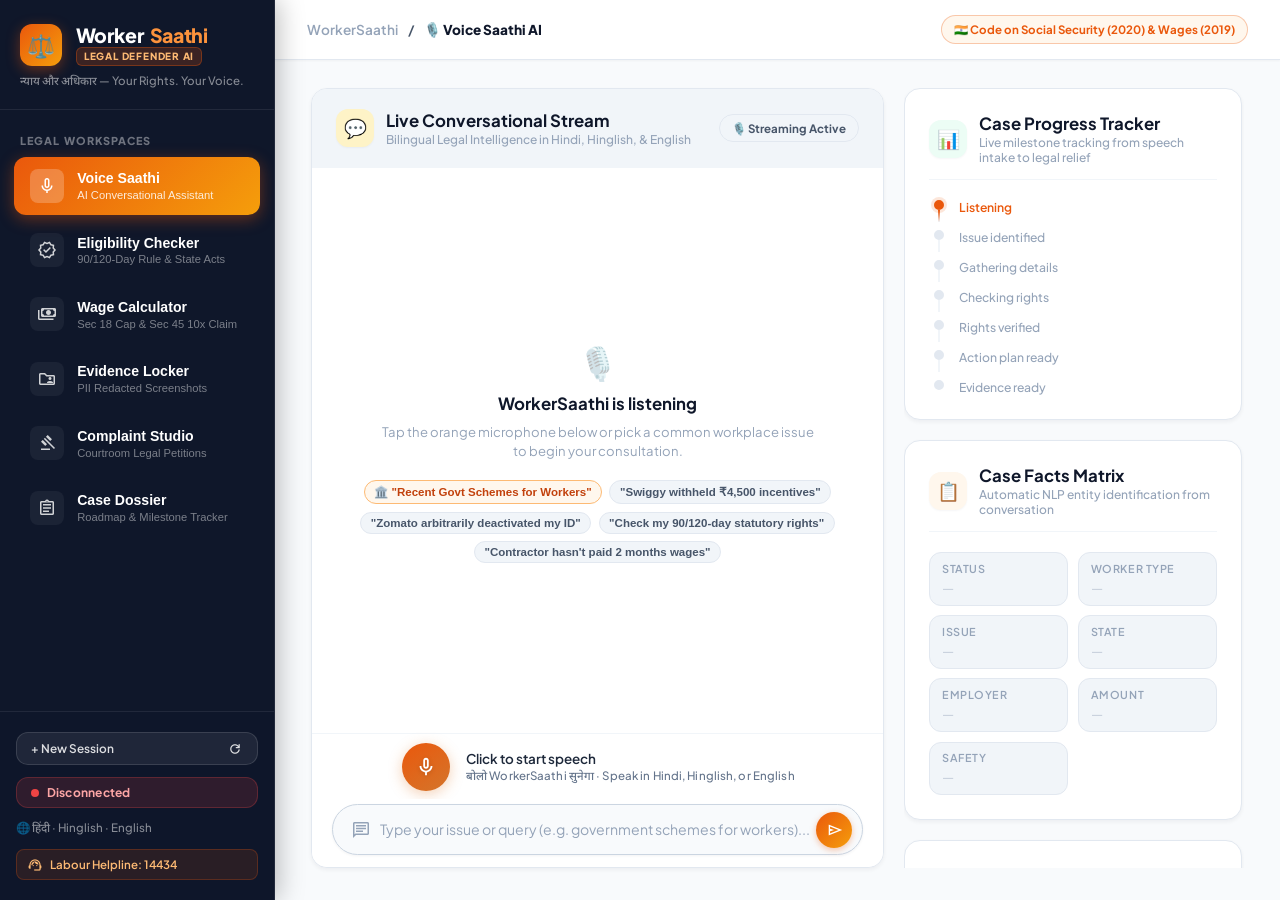
<file: frontend/index.html>
<!DOCTYPE html>
<html lang="en">

<head>
    <meta charset="UTF-8">
    <meta name="viewport" content="width=device-width, initial-scale=1.0">
    <meta name="description"
        content="WorkerSaathi — Modern AI Legal Defender & Voice Assistant for Indian Gig, Factory, and Construction Workers.">
    <title>WorkerSaathi — Your Rights. Your Voice. Your Legal Saathi.</title>
    <link rel="preconnect" href="https://fonts.googleapis.com">
    <link rel="preconnect" href="https://fonts.gstatic.com" crossorigin>
    <link
        href="https://fonts.googleapis.com/css2?family=Plus+Jakarta+Sans:wght@400;500;600;700;800;900&family=Noto+Sans+Devanagari:wght@400;500;600;700;800&display=swap"
        rel="stylesheet">
    <link
        href="https://fonts.googleapis.com/css2?family=Material+Symbols+Outlined:opsz,wght,FILL,GRAD@20..48,100..700,0..1,-50..200&display=swap"
        rel="stylesheet">
    <link rel="stylesheet" href="css/01-base.css?v=2.2">
    <link rel="stylesheet" href="css/02-layout.css?v=2.2">
    <link rel="stylesheet" href="css/03-components.css?v=2.2">
    <link rel="stylesheet" href="css/04-responsive.css?v=2.2">
    <link rel="stylesheet" href="css/05-modal.css?v=2.2">
    <link rel="stylesheet" href="css/06-legal-hub.css?v=2.2">
    <link rel="stylesheet" href="css/06-voice.css?v=2.2">
    <style>
        /* Bulletproof fallback for Chat Input Bar */
        .chat-input-bar, .text-input-area {
            display: flex !important;
            align-items: center !important;
            padding: 0.35rem 1.25rem 0.75rem 1.25rem !important;
            background: #FFFFFF !important;
            border-top: none !important;
            position: relative;
            z-index: 10;
            box-sizing: border-box !important;
            width: 100% !important;
        }
        .chat-input-wrapper {
            display: flex !important;
            align-items: center !important;
            width: 100% !important;
            background: #F8FAFC !important;
            border: 1.5px solid #CBD5E1 !important;
            border-radius: 9999px !important;
            padding: 0.4rem 0.6rem 0.4rem 1.1rem !important;
            box-shadow: 0 1px 3px rgba(15, 23, 42, 0.05) !important;
            box-sizing: border-box !important;
        }
        .chat-input-wrapper:focus-within {
            border-color: #EA580C !important;
            background: #FFFFFF !important;
            box-shadow: 0 0 0 3px rgba(234, 88, 12, 0.18) !important;
        }
        .chat-input-icon {
            color: #94A3B8 !important;
            font-size: 1.25rem !important;
            margin-right: 0.6rem !important;
            flex-shrink: 0 !important;
            display: inline-flex !important;
            align-items: center !important;
        }
        .chat-text-input, .text-input {
            flex: 1 !important;
            width: 100% !important;
            border: none !important;
            outline: none !important;
            background: transparent !important;
            font-family: inherit !important;
            font-size: 0.88rem !important;
            color: #0F172A !important;
            padding: 0.35rem 0 !important;
            line-height: 1.4 !important;
        }
        .chat-text-input::placeholder, .text-input::placeholder {
            color: #94A3B8 !important;
            opacity: 1 !important;
        }
        .chat-send-btn, .send-text-btn {
            display: flex !important;
            align-items: center !important;
            justify-content: center !important;
            width: 36px !important;
            height: 36px !important;
            border-radius: 50% !important;
            border: none !important;
            background: linear-gradient(135deg, #EA580C 0%, #F59E0B 100%) !important;
            color: #FFFFFF !important;
            cursor: pointer !important;
            flex-shrink: 0 !important;
            box-shadow: 0 2px 6px rgba(234, 88, 12, 0.35) !important;
            padding: 0 !important;
        }
        .chat-send-btn:hover, .send-text-btn:hover {
            transform: scale(1.08) !important;
            box-shadow: 0 4px 12px rgba(234, 88, 12, 0.45) !important;
        }
        .chat-send-btn .material-symbols-outlined, .send-text-btn .material-symbols-outlined {
            font-size: 18px !important;
            color: #FFFFFF !important;
            margin-left: 2px !important;
        }
    </style>
</head>

<body>

<div class="app-layout">

    <!-- ─── Vertical Navigation Sidebar Slab ────────────────────────── -->
    <aside class="sidebar-nav" id="sidebarNav">
        <!-- Sidebar Brand Header -->
        <div class="sidebar-brand">
            <div class="brand-wrapper" onclick="navigateToPage('voice')">
                <div class="header-logo" aria-hidden="true">⚖️</div>
                <div class="brand-text">
                    <h1>Worker<span class="accent">Saathi</span></h1>
                    <span class="brand-badge">LEGAL DEFENDER AI</span>
                </div>
            </div>
            <span class="header-subtitle">न्याय और अधिकार — Your Rights. Your Voice.</span>
        </div>

        <!-- Sidebar Navigation Slabs (Vertical Section Tabs) -->
        <div class="sidebar-menu-wrapper">
            <div class="sidebar-section-title">Legal Workspaces</div>
            <nav class="sidebar-menu" aria-label="Main Navigation">
                <button class="nav-tab active" data-page="voice" onclick="navigateToPage('voice')">
                    <span class="nav-tab-icon material-symbols-outlined">mic</span>
                    <div class="nav-tab-text">
                        <span class="nav-tab-title">Voice Saathi</span>
                        <span class="nav-tab-sub">AI Conversational Assistant</span>
                    </div>
                </button>
                <button class="nav-tab" data-page="eligibility" onclick="navigateToPage('eligibility')">
                    <span class="nav-tab-icon material-symbols-outlined">verified</span>
                    <div class="nav-tab-text">
                        <span class="nav-tab-title">Eligibility Checker</span>
                        <span class="nav-tab-sub">90/120-Day Rule & State Acts</span>
                    </div>
                </button>
                <button class="nav-tab" data-page="wages" onclick="navigateToPage('wages')">
                    <span class="nav-tab-icon material-symbols-outlined">payments</span>
                    <div class="nav-tab-text">
                        <span class="nav-tab-title">Wage Calculator</span>
                        <span class="nav-tab-sub">Sec 18 Cap & Sec 45 10x Claim</span>
                    </div>
                </button>
                <button class="nav-tab" data-page="evidence" onclick="navigateToPage('evidence')">
                    <span class="nav-tab-icon material-symbols-outlined">folder_shared</span>
                    <div class="nav-tab-text">
                        <span class="nav-tab-title">Evidence Locker</span>
                        <span class="nav-tab-sub">PII Redacted Screenshots</span>
                    </div>
                </button>
                <button class="nav-tab" data-page="complaint" onclick="navigateToPage('complaint')">
                    <span class="nav-tab-icon material-symbols-outlined">gavel</span>
                    <div class="nav-tab-text">
                        <span class="nav-tab-title">Complaint Studio</span>
                        <span class="nav-tab-sub">Courtroom Legal Petitions</span>
                    </div>
                </button>
                <button class="nav-tab" data-page="action-plan" onclick="navigateToPage('action-plan')">
                    <span class="nav-tab-icon material-symbols-outlined">assignment</span>
                    <div class="nav-tab-text">
                        <span class="nav-tab-title">Case Dossier</span>
                        <span class="nav-tab-sub">Roadmap & Milestone Tracker</span>
                    </div>
                </button>
            </nav>
        </div>

        <!-- Sidebar Footer (Session Pill, Language & Connection Status) -->
        <div class="sidebar-footer">
            <div class="session-chip" id="currentSessionPill" onclick="ensureSession()" title="Click to initialize or refresh session">
                <span>+ New Session</span>
                <span class="material-symbols-outlined" style="font-size:16px;">refresh</span>
            </div>
            <div id="statusBadge" class="status-badge disconnected">
                Disconnected
            </div>
            <div class="sidebar-lang-tag">
                <span>🌐 हिंदी · Hinglish · English</span>
            </div>
            <div class="helpline-quick-tag">
                <span class="material-symbols-outlined" style="font-size:16px;">support_agent</span>
                <span>Labour Helpline: 14434</span>
            </div>
        </div>
    </aside>

    <!-- ─── Main Content Wrapper ────────────────────────────────────── -->
    <div class="main-content-wrapper">
        
        <!-- Clean Modern Top Header Bar -->
        <header class="top-header-bar">
            <div style="display:flex;align-items:center;gap:1rem;">
                <button class="mobile-menu-btn" onclick="toggleMobileSidebar()" aria-label="Toggle Navigation">
                    <span class="material-symbols-outlined">menu</span>
                </button>
                <div class="breadcrumb-area">
                    <span class="brand-crumb">WorkerSaathi</span>
                    <span>/</span>
                    <span class="page-crumb" id="activePageCrumb">🎙️ Voice Saathi AI</span>
                </div>
            </div>

            <div class="top-header-actions">
                <span class="statute-pill" style="background:#FFF7ED;color:#EA580C;border-color:rgba(234,88,12,0.3);">
                    🇮🇳 Code on Social Security (2020) & Wages (2019)
                </span>
            </div>
        </header>

        <!-- ─── Dedicated Page Views Shell ───────────────────────────── -->
        <main class="main-app-shell">

            <!-- ═══════════════════════════════════════════════════════════
                 PAGE 1: VOICE SAATHI (Conversational Voice Assistant)
                 ═══════════════════════════════════════════════════════════ -->
            <section class="page-view active" id="page-voice">
                <div class="page-container">
                    <div class="two-col-grid voice-layout">
                        
                        <!-- Left: Chat Message Stream -->
                        <div class="card" style="display:flex;flex-direction:column;min-height:0;padding:0;overflow:hidden;">
                            <div class="card-header" style="padding:1.25rem 1.5rem;margin-bottom:0;background:var(--bg-subtle);">
                                <div class="card-header-title">
                                    <div class="card-header-icon" style="background:#FEF3C7;color:#D97706;">💬</div>
                                    <div>
                                        <h3>Live Conversational Stream</h3>
                                        <div class="card-header-desc">Bilingual Legal Intelligence in Hindi, Hinglish, & English</div>
                                    </div>
                                </div>
                                <span class="statute-pill">🎙️ Streaming Active</span>
                            </div>

                            <div class="chat-messages" id="chatMessages">
                                <div class="empty-state" id="emptyState">
                                    <div class="empty-state-icon">🎙️</div>
                                    <div class="empty-state-title">WorkerSaathi is listening</div>
                                    <div class="empty-state-desc">Tap the orange microphone below or pick a common workplace issue to begin your consultation.</div>
                                    
                                    <div class="preset-chips-row" style="justify-content:center;margin-top:0.75rem;max-width:680px;">
                                        <button class="preset-chip" style="background:#FFF7ED;border-color:#FDBA74;color:#C2410C;font-weight:700;" onclick="handlePresetGovtSchemes();">
                                            🏛️ "Recent Govt Schemes for Workers"
                                        </button>
                                        <button class="preset-chip" onclick="addMsg('user', 'Swiggy ne ₹4,500 ka incentive bina kisi notice ke kaat liya.'); toggleSession();">
                                            "Swiggy withheld ₹4,500 incentives"
                                        </button>
                                        <button class="preset-chip" onclick="addMsg('user', 'Zomato ne meri ID bina explanation ke block kar di.'); toggleSession();">
                                            "Zomato arbitrarily deactivated my ID"
                                        </button>
                                        <button class="preset-chip" onclick="addMsg('user', 'Maine 120 din kaam kiya hai, kya main Code on Social Security mein eligible hoon?'); toggleSession();">
                                            "Check my 90/120-day statutory rights"
                                        </button>
                                        <button class="preset-chip" onclick="addMsg('user', 'Contractor ne 2 mahine se factory wages nahi diye hain.'); toggleSession();">
                                            "Contractor hasn't paid 2 months wages"
                                        </button>
                                    </div>
                                </div>
                            </div>

                            <!-- Voice Mic Control Bar -->
                            <div class="mic-area" id="micArea">
                                <div class="mic-compact-strip">
                                    <button class="mute-btn" id="muteBtn" aria-label="Mute/Unmute microphone" title="Mute microphone">
                                        <svg id="muteIconUnmuted" viewBox="0 0 24 24">
                                            <path d="M12 14c1.66 0 3-1.34 3-3V5c0-1.66-1.34-3-3-3S9 3.34 9 5v6c0 1.66 1.34 3 3 3zm-1-9c0-.55.45-1 1-1s1 .45 1 1v6c0 .55-.45 1-1 1s-1-.45-1-1V5z" />
                                            <path d="M17 11c0 2.76-2.24 5-5 5s-5-2.24-5-5H5c0 3.53 2.61 6.43 6 6.92V21h2v-3.08c3.39-.49 6-3.39 6-6.92h-2z" />
                                        </svg>
                                        <svg id="muteIconMuted" viewBox="0 0 24 24" style="display:none">
                                            <path d="M19 11h-1.7c0 .74-.16 1.43-.43 2.05l1.23 1.23c.56-.98.9-2.09.9-3.28zm-4.02.17c0-.06.02-.11.02-.17V5c0-1.66-1.34-3-3-3S9 3.34 9 5v.18l5.98 5.99zM4.27 3L3 4.27l6.01 6.01V11c0 1.66 1.33 3 2.99 3 .22 0 .44-.03.65-.08l1.66 1.66c-.71.33-1.5.52-2.31.52-2.76 0-5.3-2.1-5.3-5.1H5c0 3.41 2.72 6.23 6 6.72V21h2v-3.28c.91-.13 1.77-.45 2.55-.9l4.17 4.18L21 19.73 4.27 3z" />
                                        </svg>
                                    </button>

                                    <div class="mic-visual-wrapper">
                                        <canvas id="audioVisualizer" class="waveform-canvas" aria-hidden="true"></canvas>
                                        <div class="mic-ring mic-ring-3" aria-hidden="true"></div>
                                        <div class="mic-ring mic-ring-2" aria-hidden="true"></div>
                                        <div class="mic-ring mic-ring-1" aria-hidden="true"></div>

                                        <button class="mic-btn start" id="micBtn" aria-label="Start or Stop session" title="Tap to speak">
                                            <svg viewBox="0 0 24 24">
                                                <path d="M12 14c1.66 0 3-1.34 3-3V5c0-1.66-1.34-3-3-3S9 3.34 9 5v6c0 1.66 1.34 3 3 3zm-1-9c0-.55.45-1 1-1s1 .45 1 1v6c0 .55-.45 1-1 1s-1-.45-1-1V5z" />
                                                <path d="M17 11c0 2.76-2.24 5-5 5s-5-2.24-5-5H5c0 3.53 2.61 6.43 6 6.92V21h2v-3.08c3.39-.49 6-3.39 6-6.92h-2z" />
                                            </svg>
                                        </button>
                                    </div>

                                    <div class="mic-info-col">
                                        <div class="mic-hints-row">
                                            <span class="mic-hint" id="micHint">Click to start speech</span>
                                            <span class="mute-indicator" id="muteIndicator">Mic muted</span>
                                        </div>
                                        <span class="mic-lang-hint">बोलो WorkerSaathi सुनेगा · Speak in Hindi, Hinglish, or English</span>
                                    </div>
                                </div>
                            </div>

                            <!-- Text Chat Input Bar -->
                            <div class="chat-input-bar text-input-area">
                                <div class="chat-input-wrapper">
                                    <span class="chat-input-icon material-symbols-outlined">chat</span>
                                    <input type="text" id="textInput" class="chat-text-input text-input" placeholder="Type your issue or query (e.g. government schemes for workers)..." autocomplete="off" />
                                    <button id="sendTextBtn" class="chat-send-btn send-text-btn" title="Send message" aria-label="Send message">
                                        <span class="material-symbols-outlined">send</span>
                                    </button>
                                </div>
                            </div>
                        </div>

                        <!-- Right: Live Case Progress & Real-Time Case Facts Matrix -->
                        <div style="display:flex;flex-direction:column;gap:1.25rem;overflow-y:auto;padding-right:2px;">
                            
                            <!-- Card 1: Case Progress Tracker (Live Speech Milestones) -->
                            <div class="card">
                                <div class="card-header">
                                    <div class="card-header-title">
                                        <div class="card-header-icon progress">📊</div>
                                        <div>
                                            <h3>Case Progress Tracker</h3>
                                            <div class="card-header-desc">Live milestone tracking from speech intake to legal relief</div>
                                        </div>
                                    </div>
                                </div>

                                <div class="progress-tracker" id="progressTracker">
                                    <div class="progress-step active" data-status="new,listening">
                                        <div class="progress-dot-col">
                                            <div class="progress-dot"></div>
                                            <div class="progress-line"></div>
                                        </div>
                                        <span class="progress-label">Listening</span>
                                    </div>
                                    <div class="progress-step" data-status="classified">
                                        <div class="progress-dot-col">
                                            <div class="progress-dot"></div>
                                            <div class="progress-line"></div>
                                        </div>
                                        <span class="progress-label">Issue identified</span>
                                    </div>
                                    <div class="progress-step" data-status="collecting_information,safety_check">
                                        <div class="progress-dot-col">
                                            <div class="progress-dot"></div>
                                            <div class="progress-line"></div>
                                        </div>
                                        <span class="progress-label">Gathering details</span>
                                    </div>
                                    <div class="progress-step" data-status="retrieving_rights">
                                        <div class="progress-dot-col">
                                            <div class="progress-dot"></div>
                                            <div class="progress-line"></div>
                                        </div>
                                        <span class="progress-label">Checking rights</span>
                                    </div>
                                    <div class="progress-step" data-status="rights_verified">
                                        <div class="progress-dot-col">
                                            <div class="progress-dot"></div>
                                            <div class="progress-line"></div>
                                        </div>
                                        <span class="progress-label">Rights verified</span>
                                    </div>
                                    <div class="progress-step" data-status="action_plan_ready">
                                        <div class="progress-dot-col">
                                            <div class="progress-dot"></div>
                                            <div class="progress-line"></div>
                                        </div>
                                        <span class="progress-label">Action plan ready</span>
                                    </div>
                                    <div class="progress-step" data-status="evidence_generated">
                                        <div class="progress-dot-col">
                                            <div class="progress-dot"></div>
                                            <div class="progress-line"></div>
                                        </div>
                                        <span class="progress-label">Evidence ready</span>
                                    </div>
                                </div>
                            </div>

                            <!-- Card 2: Live Case Facts Matrix -->
                            <div class="card">
                                <div class="card-header">
                                    <div class="card-header-title">
                                        <div class="card-header-icon case">📋</div>
                                        <div>
                                            <h3>Case Facts Matrix</h3>
                                            <div class="card-header-desc">Automatic NLP entity identification from conversation</div>
                                        </div>
                                    </div>
                                </div>

                                <div class="case-fields-grid" id="caseFields">
                                    <div class="field-stat-card">
                                        <span class="field-key">Status</span>
                                        <span class="field-val empty" id="fStatus">—</span>
                                    </div>
                                    <div class="field-stat-card">
                                        <span class="field-key">Worker Type</span>
                                        <span class="field-val empty" id="fWorkerType">—</span>
                                    </div>
                                    <div class="field-stat-card">
                                        <span class="field-key">Issue</span>
                                        <span class="field-val empty" id="fIssue">—</span>
                                    </div>
                                    <div class="field-stat-card">
                                        <span class="field-key">State</span>
                                        <span class="field-val empty" id="fState">—</span>
                                    </div>
                                    <div class="field-stat-card">
                                        <span class="field-key">Employer</span>
                                        <span class="field-val empty" id="fEmployer">—</span>
                                    </div>
                                    <div class="field-stat-card">
                                        <span class="field-key">Amount</span>
                                        <span class="field-val empty" id="fAmount">—</span>
                                    </div>
                                    <div class="field-stat-card">
                                        <span class="field-key">Safety</span>
                                        <span class="field-val empty" id="fSafety">—</span>
                                    </div>
                                </div>
                            </div>

                            <!-- Card 3: Forensic AI Tool Call Invocations (Live Agent Brain) -->
                            <div class="card">
                                <div class="card-header">
                                    <div class="card-header-title">
                                        <div class="card-header-icon tools">🔧</div>
                                        <div>
                                            <h3>AI Tool Call Invocations</h3>
                                            <div class="card-header-desc">Live legal retrieval, calculation, and safety check executions</div>
                                        </div>
                                    </div>
                                </div>
                                <div class="tool-log" id="toolLog">
                                    <div class="tool-entry" style="color:var(--text-muted)">Awaiting conversational speech input...</div>
                                </div>
                            </div>

                        </div>

                    </div>
                </div>
            </section>

            <!-- ═══════════════════════════════════════════════════════════
                 PAGE 2: ELIGIBILITY NAVIGATOR (Full-Width Statutory Checker)
                 ═══════════════════════════════════════════════════════════ -->
            <section class="page-view" id="page-eligibility">
                <div class="page-container">
                    <div class="page-hero-banner">
                        <div class="hero-info">
                            <h2><span class="material-symbols-outlined" style="color:#10B981;font-size:1.6rem;">verified</span> Statutory Eligibility & Rights Navigator</h2>
                            <p>Evaluates tenure requirements under Code on Social Security (2020) § 114 and State Gig Worker Acts</p>
                        </div>
                        <div class="hero-badges">
                            <span class="statute-pill">📜 Code on Social Security 2020</span>
                            <span class="statute-pill">🏛️ Rajasthan Gig Workers Act 2023</span>
                            <span class="statute-pill">⚖️ Section 114 Enforceable</span>
                        </div>
                    </div>

                    <div class="two-col-grid">
                        <!-- Left Column: Verification Parameters -->
                        <div class="card">
                            <div class="card-header">
                                <div class="card-header-title">
                                    <div class="card-header-icon" style="background:#ECFDF5;color:#10B981;">🛡️</div>
                                    <div>
                                        <h3>Worker Tenure & Credentials</h3>
                                        <div class="card-header-desc">Enter your platform engagement details</div>
                                    </div>
                                </div>
                            </div>

                            <div class="calc-field">
                                <label>Days with Primary Aggregator (e.g., Swiggy, Zomato, Blinkit, Urban Company)</label>
                                <input type="number" id="eligDaysInput" class="calc-input no-prefix" value="95" min="0">
                                <div class="preset-chips-row">
                                    <span style="font-size:0.72rem;color:var(--text-muted);">Quick Presets:</span>
                                    <button class="preset-chip" onclick="setEligDaysPreset(30)">30 Days (Probation)</button>
                                    <button class="preset-chip" onclick="setEligDaysPreset(90)">90 Days (Statutory Threshold)</button>
                                    <button class="preset-chip" onclick="setEligDaysPreset(120)">120 Days (Multi-App)</button>
                                    <button class="preset-chip" onclick="setEligDaysPreset(180)">180 Days (Senior)</button>
                                </div>
                            </div>

                            <div class="calc-field">
                                <label>Total Number of Aggregator Platforms Active On</label>
                                <input type="number" id="eligAppsInput" class="calc-input no-prefix" value="1" min="1">
                            </div>

                            <div class="switch-wrapper">
                                <div class="switch-label-group">
                                    <span class="switch-label">e-Shram Portal Registration</span>
                                    <span class="switch-subtext">Registered with 12-digit Universal Account Number (UAN)</span>
                                </div>
                                <input type="checkbox" id="eligEshramCheck" class="custom-switch" checked>
                            </div>

                            <div class="calc-field">
                                <label>State Jurisdiction of Work</label>
                                <select class="calc-input no-prefix" style="cursor:pointer;" onchange="runEligibilityCheck()">
                                    <option value="Rajasthan">Rajasthan (State Act 2023 Enacted)</option>
                                    <option value="Karnataka">Karnataka (Platform Welfare Bill Enacted)</option>
                                    <option value="Maharashtra">Maharashtra (Gig Welfare Board)</option>
                                    <option value="Delhi">Delhi NCT (Aggregator Policy 2023)</option>
                                    <option value="Other">Other States (Central Social Security Code)</option>
                                </select>
                            </div>

                            <button class="calc-btn" onclick="runEligibilityCheck()">
                                <span class="material-symbols-outlined">gavel</span> Verify Statutory Rights & Eligibility
                            </button>
                        </div>

                        <!-- Right Column: Statutory Verdict & Visual Progress -->
                        <div class="card">
                            <div class="card-header">
                                <div class="card-header-title">
                                    <div class="card-header-icon" style="background:#FEF3C7;color:#D97706;">📊</div>
                                    <div>
                                        <h3>Statutory Evaluation Verdict</h3>
                                        <div class="card-header-desc">Instant legal rights breakdown & entitlements</div>
                                    </div>
                                </div>
                            </div>

                            <!-- Dynamic Verdict Banner -->
                            <div id="eligStatusBanner" class="eligibility-status-banner conditionally_eligible">
                                🔍 Awaiting work details — Click Verify above or enter days
                            </div>

                            <!-- 90/120 Day Rule Progress Bar -->
                            <div class="tenure-progress-box">
                                <div class="tenure-progress-labels">
                                    <span>Code on Social Security (90-Day Single / 120-Day Multi Threshold)</span>
                                    <span id="tenureProgressLabel">0 / 90 days completed</span>
                                </div>
                                <div class="tenure-progress-bar">
                                    <div class="tenure-progress-fill" id="tenureProgressFill" style="width: 0%;"></div>
                                </div>
                            </div>

                            <!-- Criteria Checks Grid -->
                            <div id="eligCriteriaList" class="criteria-list">
                                <div class="criteria-item passed">
                                    <span class="criteria-icon">✓</span>
                                    <div class="criteria-content">
                                        <strong>Section 114 Aggregator Coverage</strong>
                                        <span>Worker operates on certified digital marketplace aggregator (Basis: Code on Social Security 2020)</span>
                                    </div>
                                </div>
                            </div>

                            <!-- State Specific Rights -->
                            <div id="eligStateRights" class="statutory-callout" style="display:none;"></div>

                            <div class="statutory-callout">
                                ⚖️ <strong>Statutory Notice:</strong> Under the Code on Social Security 2020, aggregator registration is mandatory. Protections against arbitrary app deactivation, wage withholding, and denial of grievance redressal are enforceable immediately under the Industrial Disputes Act and State Welfare frameworks.
                            </div>
                        </div>
                    </div>
                </div>
            </section>

            <!-- ═══════════════════════════════════════════════════════════
                 PAGE 3: WAGE & CLAIM CALCULATOR (Full-Width Financial Workbench)
                 ═══════════════════════════════════════════════════════════ -->
            <section class="page-view" id="page-wages">
                <div class="page-container">
                    <div class="page-hero-banner">
                        <div class="hero-info">
                            <h2><span class="material-symbols-outlined" style="color:#F59E0B;font-size:1.6rem;">payments</span> Forensic Wage & Statutory Penalty Calculator</h2>
                            <p>Enforcing Code on Wages (2019) § 18(3) 50% Deduction Cap & § 45 10x Compensation Damages</p>
                        </div>
                        <div class="hero-badges">
                            <span class="statute-pill">💰 Section 18(3) 50% Cap</span>
                            <span class="statute-pill">⚖️ Section 45 10x Penalty</span>
                            <span class="statute-pill">📋 Recovery of Wages Mandate</span>
                        </div>
                    </div>

                    <div class="two-col-grid">
                        <!-- Left Column: Dispute Inputs -->
                        <div class="card">
                            <div class="card-header">
                                <div class="card-header-title">
                                    <div class="card-header-icon" style="background:#FEF3C7;color:#D97706;">🧮</div>
                                    <div>
                                        <h3>Financial Dispute Breakdown</h3>
                                        <div class="card-header-desc">Enter earnings, deductions, and disputed periods</div>
                                    </div>
                                </div>
                            </div>

                            <div class="calc-field">
                                <label>Base Unpaid Wages / Completed Disputed Trips (₹)</label>
                                <div class="calc-input-wrapper">
                                    <span class="calc-input-prefix">₹</span>
                                    <input type="number" id="calcBaseInput" class="calc-input" placeholder="e.g. 12000" value="12000">
                                </div>
                            </div>

                            <div class="calc-field">
                                <label>Withheld Incentives & Surge Bonuses (₹)</label>
                                <div class="calc-input-wrapper">
                                    <span class="calc-input-prefix">₹</span>
                                    <input type="number" id="calcIncInput" class="calc-input" placeholder="e.g. 3000" value="3000">
                                </div>
                            </div>

                            <div class="calc-field">
                                <label>Arbitrary Penalties & Unlawful Deductions (₹)</label>
                                <div class="calc-input-wrapper">
                                    <span class="calc-input-prefix">₹</span>
                                    <input type="number" id="calcDedInput" class="calc-input" placeholder="e.g. 2500" value="2500">
                                </div>
                            </div>

                            <div class="calc-field">
                                <label>Disputed Period of Engagement</label>
                                <input type="text" id="calcPeriodInput" class="calc-input no-prefix" value="Last 2 weeks">
                            </div>

                            <div class="preset-chips-row" style="margin-top:0.25rem;margin-bottom:1rem;">
                                <span style="font-size:0.72rem;color:var(--text-muted);">Dispute Presets:</span>
                                <button class="preset-chip" onclick="setWagePreset(12000, 3000, 2500, 'Last 2 weeks')">Swiggy Payout Dispute (₹17.5k)</button>
                                <button class="preset-chip" onclick="setWagePreset(8500, 2200, 4800, 'July 2024')">Zomato Heavy Deduction (₹15.5k)</button>
                                <button class="preset-chip" onclick="setWagePreset(18000, 4500, 3000, 'Factory 1 Month')">Factory Monthly Wage (₹25.5k)</button>
                            </div>

                            <button class="calc-btn" onclick="runWageCalculation()">
                                <span class="material-symbols-outlined">calculate</span> Calculate Total Statutory Claim Demand
                            </button>
                        </div>

                        <!-- Right Column: Statutory Claim Demand Results -->
                        <div class="card">
                            <div class="card-header">
                                <div class="card-header-title">
                                    <div class="card-header-icon" style="background:#ECFDF5;color:#10B981;">📈</div>
                                    <div>
                                        <h3>Total Legal Claim Recovery</h3>
                                        <div class="card-header-desc">Principal owed plus statutory compensation demand</div>
                                    </div>
                                </div>
                            </div>

                            <div class="wage-results-card" id="wageResultsCard">
                                <!-- Hero Grand Total Card -->
                                <div class="wage-hero-card">
                                    <div class="wage-hero-header">
                                        <span>Total Courtroom Claim Demand</span>
                                        <span class="statute-pill" style="background:rgba(255,255,255,0.15);color:#FFFFFF;border:none;">Sec 45 Enforced</span>
                                    </div>
                                    <div class="wage-hero-amount" id="resTotalClaimDemand">₹70,000</div>
                                    <div class="wage-hero-subtext">
                                        <span class="material-symbols-outlined" style="font-size:16px;">verified</span>
                                        Includes statutory compensation for deliberate delay & deductions
                                    </div>
                                </div>

                                <!-- Itemized Forensic Rows -->
                                <div class="wage-breakdown-card">
                                    <div class="wage-stat-row">
                                        <span>Base Unpaid Earnings</span>
                                        <strong id="resBasePay">₹12,000</strong>
                                    </div>
                                    <div class="wage-stat-row">
                                        <span>Withheld Incentives & Surges</span>
                                        <strong id="resIncentives">₹3,000</strong>
                                    </div>
                                    <div class="wage-stat-row">
                                        <span>Unauthorized Arbitrary Deductions</span>
                                        <strong id="resDeductions" style="color:var(--red);">₹2,500</strong>
                                    </div>
                                    <div class="wage-stat-row total">
                                        <span>Net Principal Balance Owed</span>
                                        <span id="resPrincipalTotal">₹17,500</span>
                                    </div>
                                    <div class="wage-stat-row compensation">
                                        <span>Statutory Section 45 Penalty Damages (up to 10x)</span>
                                        <span id="resStatutoryDamages">+₹52,500</span>
                                    </div>
                                </div>

                                <!-- Section 18 Violation Shield -->
                                <div id="resViolationPill" class="violation-pill" style="display:none;">
                                    <span class="material-symbols-outlined" style="color:var(--red);">warning</span>
                                    <span><strong>Section 18(3) Breach:</strong> Deductions exceed the 50% legal cap mandated by Code on Wages, 2019.</span>
                                </div>

                                <div style="margin-top:1.25rem;">
                                    <button class="calc-btn" style="background:var(--indigo-gradient);" onclick="transferToComplaint()">
                                        <span class="material-symbols-outlined">send_and_archive</span> Transfer Amounts to Official Complaint Petition →
                                    </button>
                                </div>
                            </div>
                        </div>
                    </div>
                </div>
            </section>

            <!-- ═══════════════════════════════════════════════════════════
                 PAGE 4: EVIDENCE LOCKER & TIMELINE (Full-Width Document Hub)
                 ═══════════════════════════════════════════════════════════ -->
            <section class="page-view" id="page-evidence">
                <div class="page-container">
                    <div class="page-hero-banner">
                        <div class="hero-info">
                            <h2><span class="material-symbols-outlined" style="color:#4F46E5;font-size:1.6rem;">folder_shared</span> Corroborated Evidence Locker & Timeline</h2>
                            <p>Secure ingestion of earnings screenshots, WhatsApp logs, and deactivation notices with automated PII masking</p>
                        </div>
                        <div class="hero-badges">
                            <span class="statute-pill">🛡️ Automated PII Redaction Active</span>
                            <span class="statute-pill">📸 OCR & Invoice Extraction</span>
                        </div>
                    </div>

                    <!-- Privacy Shield Banner -->
                    <div class="privacy-shield-banner">
                        <span class="material-symbols-outlined" style="font-size:22px;">shield</span>
                        <span><strong>Privacy Shield Guaranteed:</strong> Aadhaar numbers (12-digit UID), PAN cards, bank account details, and OTPs are automatically masked before saving or transmitting.</span>
                    </div>

                    <!-- Drag and Drop Dropzone -->
                    <div class="upload-dropzone" id="evidenceDropzone">
                        <div class="upload-icon">📸</div>
                        <div class="upload-title">Drop payment screenshot, statement, or click to upload</div>
                        <div class="upload-hint">Upload Swiggy/Zomato earnings tabs, WhatsApp chat logs, or deactivation screens (PNG, JPG, PDF up to 25MB)</div>
                        <div id="uploadStatusHint" style="font-size:0.8rem;color:var(--saffron);margin-top:0.75rem;font-weight:600;"></div>
                    </div>
                    <input type="file" id="evidenceFileInput" style="display:none;" accept="image/*,application/pdf">

                    <div class="two-col-grid">
                        <!-- Left: Uploaded Evidence Grid -->
                        <div class="card">
                            <div class="card-header">
                                <div class="card-header-title">
                                    <div class="card-header-icon" style="background:#EEF2FF;color:#4F46E5;">📎</div>
                                    <div>
                                        <h3>Uploaded Evidence Records</h3>
                                        <div class="card-header-desc">Chronologically catalogued annexures for court filing</div>
                                    </div>
                                </div>
                            </div>

                            <div id="evidenceItemsList" class="evidence-items-grid">
                                <div style="color:var(--text-muted);font-size:0.82rem;padding:1rem 0;">No evidence files uploaded yet. Drag & drop above.</div>
                            </div>
                        </div>

                        <!-- Right: Chronological Corroborated Timeline -->
                        <div class="card">
                            <div class="card-header">
                                <div class="card-header-title">
                                    <div class="card-header-icon" style="background:#FEF3C7;color:#D97706;">⏳</div>
                                    <div>
                                        <h3>Corroborated Case Timeline</h3>
                                        <div class="card-header-desc">Event chronology synthesized from statements & documents</div>
                                    </div>
                                </div>
                            </div>

                            <div id="evidenceTimelineNodes" class="timeline-container">
                                <div class="timeline-node">
                                    <div class="timeline-node-date">Case Initiation</div>
                                    <div class="timeline-node-desc">WorkerSaathi compiling chronological timeline of platform onboarding, disputes, and withholding...</div>
                                </div>
                            </div>
                        </div>
                    </div>
                </div>
            </section>

            <!-- ═══════════════════════════════════════════════════════════
                 PAGE 5: COMPLAINT DRAFTING STUDIO (Formal Legal Petition Studio)
                 ═══════════════════════════════════════════════════════════ -->
            <section class="page-view" id="page-complaint">
                <div class="page-container">
                    <div class="page-hero-banner">
                        <div class="hero-info">
                            <h2><span class="material-symbols-outlined" style="color:#EF4444;font-size:1.6rem;">gavel</span> Courtroom-Ready Legal Petition Studio</h2>
                            <p>Draft official memorandum of claim complete with statutory citations, financial annexures, and relief prayers</p>
                        </div>
                        <div class="hero-badges">
                            <span class="statute-pill">⚖️ Formatted for Conciliation Officers</span>
                            <span class="statute-pill">🏛️ DLSA Free Legal Aid Ready</span>
                        </div>
                    </div>

                    <!-- Authority & Language Selection Bar -->
                    <div class="card">
                        <div style="display:flex;justify-content:space-between;align-items:center;margin-bottom:0.85rem;">
                            <span style="font-size:0.85rem;font-weight:700;color:var(--text-primary);">Select Filing Authority & Forum:</span>
                            <div class="lang-toggle-pills">
                                <button class="lang-pill active" data-lang="en" onclick="selectComplaintLanguage('en')">English</button>
                                <button class="lang-pill" data-lang="hi" onclick="selectComplaintLanguage('hi')">हिंदी (Hindi)</button>
                            </div>
                        </div>

                        <div class="authority-select-grid">
                            <button class="auth-pill active" data-auth="labour_commissioner" onclick="selectComplaintAuthority('labour_commissioner')">
                                🏛️ <span>Labour Commissioner (Conciliation Officer)</span>
                            </button>
                            <button class="auth-pill" data-auth="aggregator_grievance_officer" onclick="selectComplaintAuthority('aggregator_grievance_officer')">
                                🏢 <span>Platform Nodal Grievance Redressal</span>
                            </button>
                            <button class="auth-pill" data-auth="dlsa_legal_aid" onclick="selectComplaintAuthority('dlsa_legal_aid')">
                                ⚖️ <span>DLSA Free Legal Aid Panel Advocate</span>
                            </button>
                            <button class="auth-pill" data-auth="state_welfare_board" onclick="selectComplaintAuthority('state_welfare_board')">
                                📋 <span>State Platform Gig Workers Welfare Board</span>
                            </button>
                        </div>

                        <button class="calc-btn" onclick="generateLegalComplaint()">
                            <span class="material-symbols-outlined">edit_document</span> Draft Formal Legal Petition
                        </button>
                    </div>

                    <!-- Official Filing Guidance Callout -->
                    <div id="filingGuidanceBox" class="statutory-callout" style="display:none;margin-top:0;"></div>

                    <!-- Courtroom Parchment Preview -->
                    <div class="card" style="padding:0;overflow:hidden;">
                        <div class="card-header" style="padding:1rem 1.5rem;margin-bottom:0;background:var(--bg-subtle);">
                            <div class="card-header-title">
                                <div class="card-header-icon" style="background:#FEE2E2;color:#DC2626;">📜</div>
                                <div>
                                    <h3>Courtroom Petition Draft Preview</h3>
                                    <div class="card-header-desc">Complete with statutory grounds, statement of claim, and verification affidavit</div>
                                </div>
                            </div>
                        </div>

                        <div class="complaint-preview-box" id="complaintPreviewBox">
                            <p style="color:var(--text-muted);text-align:center;padding:4rem 0;">
                                Click <strong>"Draft Formal Legal Petition"</strong> above to generate an official complaint complete with case title, statutory grounds under Code on Wages & Social Security, itemized forensic financial annexure, and prayer for reliefs.
                            </p>
                        </div>
                    </div>

                    <!-- Action Toolbar -->
                    <div class="complaint-actions-row">
                        <button class="complaint-btn secondary" onclick="copyComplaintToClipboard()">
                            <span class="material-symbols-outlined">content_copy</span> Copy Formal Complaint Text
                        </button>
                        <button class="complaint-btn primary" onclick="printOrSaveComplaintPdf()">
                            <span class="material-symbols-outlined">print</span> Print / Save Courtroom Petition as PDF
                        </button>
                    </div>
                </div>
            </section>

            <!-- ═══════════════════════════════════════════════════════════
                 PAGE 6: CASE DOSSIER & ACTION PLAN (Strategic Roadmap)
                 ═══════════════════════════════════════════════════════════ -->
            <section class="page-view" id="page-action-plan">
                <div class="page-container">
                    <div class="page-hero-banner">
                        <div class="hero-info">
                            <h2><span class="material-symbols-outlined" style="color:#0F172A;font-size:1.6rem;">assignment</span> Case Dossier & Strategic Legal Action Plan</h2>
                            <p>Comprehensive forensic audit trail, statutory timeline, and AI legal defense strategy</p>
                        </div>
                        <div class="hero-badges">
                            <button class="calc-btn" style="padding:0.5rem 1rem;font-size:0.8rem;width:auto;" onclick="generateFullActionPlan()">
                                ⚡ Generate / Refresh Legal Plan
                            </button>
                        </div>
                    </div>

                    <!-- Statutory Authority Escalation Directory -->
                    <div class="card">
                        <div class="card-header">
                            <div class="card-header-title">
                                <div class="card-header-icon" style="background:#ECFDF5;color:#10B981;">🏛️</div>
                                <div>
                                    <h3>Statutory Authority Escalation Directory</h3>
                                    <div class="card-header-desc">Standard legal remedies & grievance forums under Central & State labour legislation</div>
                                </div>
                            </div>
                        </div>

                        <div style="display:grid;grid-template-columns:repeat(auto-fit, minmax(280px, 1fr));gap:1rem;">
                            <div class="field-stat-card" style="padding:1rem;">
                                <strong style="color:var(--navy);font-size:0.9rem;display:flex;align-items:center;gap:0.4rem;margin-bottom:0.35rem;">
                                    <span>🏛️</span> Office of Labour Commissioner
                                </strong>
                                <span style="font-size:0.78rem;color:var(--text-secondary);line-height:1.45;">
                                    File formal dispute under Section 114 of Code on Social Security (2020) and Industrial Disputes Act (1947). Central Samadhan Portal: <em>samadhan.labour.gov.in</em>
                                </span>
                            </div>
                            <div class="field-stat-card" style="padding:1rem;">
                                <strong style="color:var(--navy);font-size:0.9rem;display:flex;align-items:center;gap:0.4rem;margin-bottom:0.35rem;">
                                    <span>🏢</span> Platform Nodal Grievance Redressal
                                </strong>
                                <span style="font-size:0.78rem;color:var(--text-secondary);line-height:1.45;">
                                    Serve 14-day statutory grievance notice for unlawful app deactivation or unauthorized deductions exceeding the 50% legal cap under Code on Wages (2019) § 18(3).
                                </span>
                            </div>
                            <div class="field-stat-card" style="padding:1rem;">
                                <strong style="color:var(--navy);font-size:0.9rem;display:flex;align-items:center;gap:0.4rem;margin-bottom:0.35rem;">
                                    <span>⚖️</span> DLSA Free Legal Aid Panel
                                </strong>
                                <span style="font-size:0.78rem;color:var(--text-secondary);line-height:1.45;">
                                    Free advocate representation through District Legal Services Authority for workers earning below the statutory income ceiling. NALSA National Helpline: <strong>15100</strong>
                                </span>
                            </div>
                        </div>
                    </div>

                    <!-- AI Strategic Action Plan Area -->
                    <div class="card">
                        <div class="card-header">
                            <div class="card-header-title">
                                <div class="card-header-icon" style="background:#FEF3C7;color:#D97706;">⚖️</div>
                                <div>
                                    <h3>Statutory Indian Legal Action Plan</h3>
                                    <div class="card-header-desc">Step-by-step statutory strategy, conciliation guidelines & helpline numbers</div>
                                </div>
                            </div>
                        </div>

                        <div id="actionPlanDisplayArea">
                            <div style="text-align:center;padding:3rem 0;color:var(--text-muted);">
                                <p>Click <strong>"Generate / Refresh Legal Plan"</strong> above to synthesize an evidence-backed statutory action plan using WorkerSaathi AI.</p>
                            </div>
                        </div>
                    </div>

                    </div>

                </div>
            </section>

        </main>
    </div>
    </div>

<!-- Fallback Modal for Action Plan (Legacy API Support) -->
<div id="actionPlanModal" class="modal-overlay" style="display: none;">
    <div class="modal-content">
        <div class="modal-header">
            <h2>Generated Legal Action Plan</h2>
            <button id="closeModalBtn" class="close-btn">&times;</button>
        </div>
        <div class="modal-body" id="actionPlanBody">
            <div class="loading-state">
                <div class="spinner"></div>
                <p>Generating statutory Indian Legal Action Plan...</p>
            </div>
        </div>
        <div class="modal-footer">
            <button id="downloadPdfBtn" class="btn primary" disabled>Download PDF</button>
        </div>
    </div>
</div>

<!-- ─── Application Logic Scripts ───────────────────────────────── -->
<script src="js/config.js"></script>
<script src="js/state.js"></script>
<script src="js/ui.js"></script>
<script src="js/audio.js"></script>
<script src="js/api.js"></script>
<script src="js/voice.js"></script>
<script src="js/legal_hub.js"></script>
<script src="js/main.js"></script>

</body>
</html>
</file>
<file: frontend/css/01-base.css>
/*
 * 01-base.css — Design tokens, reset and base typography.
 * WorkerSaathi — Modern Indian Legal Tech Design System.
 */

:root {
    /* Backgrounds */
    --bg-primary: #F8FAFC;
    --bg-secondary: #FFFFFF;
    --bg-card: #FFFFFF;
    --bg-dark: #0F172A;
    --bg-dark-soft: #1E293B;
    --bg-subtle: #F1F5F9;

    /* Saffron / Amber Brand Colors */
    --saffron: #EA580C;
    --saffron-hover: #C2410C;
    --saffron-light: #FFF7ED;
    --saffron-glow: rgba(234, 88, 12, 0.15);
    --saffron-ring: rgba(234, 88, 12, 0.25);
    --saffron-gradient: linear-gradient(135deg, #EA580C 0%, #F59E0B 100%);

    /* Royal Navy & Slate */
    --navy: #0F172A;
    --navy-light: #1E293B;
    --navy-muted: #334155;
    --navy-subtle: #475569;

    /* Semantic Status Accents */
    --green: #10B981;
    --green-dark: #047857;
    --green-light: #ECFDF5;
    --green-bg: #F0FDF4;

    --red: #EF4444;
    --red-dark: #B91C1C;
    --red-light: #FEF2F2;
    --red-bg: #FFF1F2;

    --yellow: #F59E0B;
    --yellow-dark: #B45309;
    --yellow-light: #FFFBEB;

    --indigo: #4F46E5;
    --indigo-light: #EEF2FF;
    --indigo-gradient: linear-gradient(135deg, #4F46E5 0%, #7C3AED 100%);

    /* Typography Colors */
    --text-primary: #0F172A;
    --text-secondary: #475569;
    --text-muted: #94A3B8;
    --text-white: #FFFFFF;

    /* Borders & Dividers */
    --border: #E2E8F0;
    --border-light: #F1F5F9;
    --border-focus: #EA580C;

    /* Glassmorphism */
    --glass-bg: rgba(255, 255, 255, 0.85);
    --glass-border: rgba(255, 255, 255, 0.6);
    --glass-dark-bg: rgba(15, 23, 42, 0.85);
    --glass-dark-border: rgba(255, 255, 255, 0.1);

    /* Shadows */
    --shadow-xs: 0 1px 2px rgba(15, 23, 42, 0.04);
    --shadow-sm: 0 2px 4px rgba(15, 23, 42, 0.05);
    --shadow-md: 0 4px 12px rgba(15, 23, 42, 0.08);
    --shadow-lg: 0 10px 25px -3px rgba(15, 23, 42, 0.1), 0 4px 6px -4px rgba(15, 23, 42, 0.05);
    --shadow-xl: 0 20px 35px -5px rgba(15, 23, 42, 0.15), 0 8px 10px -6px rgba(15, 23, 42, 0.05);
    --shadow-glow: 0 0 24px rgba(234, 88, 12, 0.25);

    /* Radii */
    --radius-xs: 6px;
    --radius-sm: 8px;
    --radius-md: 12px;
    --radius-lg: 16px;
    --radius-xl: 24px;
    --radius-full: 9999px;

    /* Transitions */
    --transition-fast: 0.15s cubic-bezier(0.4, 0, 0.2, 1);
    --transition: 0.25s cubic-bezier(0.4, 0, 0.2, 1);
    --transition-slow: 0.4s cubic-bezier(0.4, 0, 0.2, 1);
}

/* ─── Reset & Base ──────────────────────────────────────── */
*,
*::before,
*::after {
    margin: 0;
    padding: 0;
    box-sizing: border-box;
}

html, body {
    height: 100%;
    width: 100%;
}

body {
    font-family: 'Plus Jakarta Sans', 'Noto Sans Devanagari', -apple-system, BlinkMacSystemFont, "Segoe UI", Roboto, sans-serif;
    background: var(--bg-primary);
    color: var(--text-primary);
    display: flex;
    flex-direction: column;
    overflow: hidden;
    -webkit-font-smoothing: antialiased;
    -moz-osx-font-smoothing: grayscale;
}

/* Custom Scrollbars */
::-webkit-scrollbar {
    width: 6px;
    height: 6px;
}

::-webkit-scrollbar-track {
    background: transparent;
}

::-webkit-scrollbar-thumb {
    background: rgba(148, 163, 184, 0.4);
    border-radius: var(--radius-full);
}

::-webkit-scrollbar-thumb:hover {
    background: rgba(148, 163, 184, 0.7);
}
</file>
<file: frontend/css/02-layout.css>
/*
 * 02-layout.css — Vertical Section Slab Architecture & Dedicated Workspaces.
 * WorkerSaathi — Modern Indian Legal Tech Platform.
 */

/* ─── Global App Layout Shell ──────────────────────────────────── */
.app-layout {
    display: flex;
    width: 100vw;
    height: 100vh;
    height: 100dvh;
    overflow: hidden;
    background: var(--bg-primary);
}

/* ─── Vertical Navigation Sidebar Slab ─────────────────────────── */
.sidebar-nav {
    width: 275px;
    background: var(--bg-dark);
    border-right: 1px solid rgba(255, 255, 255, 0.08);
    display: flex;
    flex-direction: column;
    justify-content: space-between;
    flex-shrink: 0;
    z-index: 100;
    box-shadow: 4px 0 24px rgba(0, 0, 0, 0.25);
    overflow-y: auto;
    scrollbar-width: none;
}

.sidebar-nav::-webkit-scrollbar {
    display: none;
}

/* Sidebar Brand Header */
.sidebar-brand {
    padding: 1.5rem 1.25rem 1.25rem 1.25rem;
    border-bottom: 1px solid rgba(255, 255, 255, 0.08);
    display: flex;
    flex-direction: column;
    gap: 0.5rem;
}

.brand-wrapper {
    display: flex;
    align-items: center;
    gap: 0.85rem;
    text-decoration: none;
    cursor: pointer;
}

.header-logo {
    width: 42px;
    height: 42px;
    background: var(--saffron-gradient);
    border-radius: var(--radius-md);
    display: flex;
    align-items: center;
    justify-content: center;
    font-size: 1.4rem;
    box-shadow: 0 4px 14px rgba(234, 88, 12, 0.4);
    flex-shrink: 0;
}

.brand-text {
    display: flex;
    flex-direction: column;
}

.brand-text h1 {
    font-size: 1.22rem;
    font-weight: 800;
    color: #FFFFFF;
    letter-spacing: -0.02em;
    line-height: 1.15;
    display: flex;
    align-items: center;
    gap: 0.35rem;
}

.brand-text h1 span.accent {
    color: #FB923C;
}

.brand-badge {
    font-size: 0.62rem;
    font-weight: 800;
    text-transform: uppercase;
    letter-spacing: 0.08em;
    background: rgba(234, 88, 12, 0.2);
    color: #FDBA74;
    border: 1px solid rgba(234, 88, 12, 0.35);
    padding: 0.15rem 0.45rem;
    border-radius: var(--radius-xs);
    width: fit-content;
}

.header-subtitle {
    font-size: 0.72rem;
    color: rgba(255, 255, 255, 0.5);
    font-weight: 500;
    line-height: 1.3;
}

/* Sidebar Navigation Items Menu */
.sidebar-menu-wrapper {
    flex: 1;
    display: flex;
    flex-direction: column;
    padding: 1rem 0;
    overflow-y: auto;
}

.sidebar-section-title {
    font-size: 0.68rem;
    font-weight: 800;
    text-transform: uppercase;
    letter-spacing: 0.1em;
    color: rgba(255, 255, 255, 0.4);
    padding: 0.5rem 1.25rem 0.6rem 1.25rem;
}

.sidebar-menu {
    display: flex;
    flex-direction: column;
    gap: 0.4rem;
    padding: 0 0.85rem;
}

/* Vertical Section Slab Button */
.nav-tab {
    display: flex;
    align-items: center;
    gap: 0.85rem;
    padding: 0.75rem 1rem;
    border-radius: var(--radius-md);
    background: transparent;
    border: none;
    color: rgba(255, 255, 255, 0.7);
    font-size: 0.86rem;
    font-weight: 600;
    cursor: pointer;
    text-align: left;
    width: 100%;
    transition: all var(--transition-fast);
    position: relative;
    text-decoration: none;
}

.nav-tab .nav-tab-icon {
    font-size: 1.25rem;
    width: 34px;
    height: 34px;
    border-radius: var(--radius-sm);
    display: flex;
    align-items: center;
    justify-content: center;
    background: rgba(255, 255, 255, 0.05);
    color: rgba(255, 255, 255, 0.8);
    flex-shrink: 0;
    transition: all var(--transition-fast);
}

.nav-tab .nav-tab-text {
    display: flex;
    flex-direction: column;
}

.nav-tab .nav-tab-title {
    font-size: 0.88rem;
    font-weight: 700;
    color: #FFFFFF;
    line-height: 1.2;
}

.nav-tab .nav-tab-sub {
    font-size: 0.7rem;
    color: rgba(255, 255, 255, 0.45);
    font-weight: 500;
    margin-top: 2px;
}

.nav-tab:hover {
    background: rgba(255, 255, 255, 0.07);
    color: #FFFFFF;
}

.nav-tab:hover .nav-tab-icon {
    background: rgba(255, 255, 255, 0.12);
    color: #FFFFFF;
    transform: translateY(-1px);
}

.nav-tab.active {
    background: var(--saffron-gradient);
    color: #FFFFFF;
    box-shadow: 0 4px 16px rgba(234, 88, 12, 0.4);
}

.nav-tab.active .nav-tab-icon {
    background: rgba(255, 255, 255, 0.22);
    color: #FFFFFF;
}

.nav-tab.active .nav-tab-title {
    color: #FFFFFF;
}

.nav-tab.active .nav-tab-sub {
    color: rgba(255, 255, 255, 0.85);
}

/* Sidebar Footer (Worker & Session Status Hub) */
.sidebar-footer {
    padding: 1.25rem 1rem;
    border-top: 1px solid rgba(255, 255, 255, 0.08);
    display: flex;
    flex-direction: column;
    gap: 0.75rem;
    background: rgba(15, 23, 42, 0.5);
}

.session-chip {
    font-size: 0.74rem;
    font-weight: 600;
    background: rgba(255, 255, 255, 0.07);
    border: 1px solid rgba(255, 255, 255, 0.12);
    color: rgba(255, 255, 255, 0.85);
    padding: 0.45rem 0.85rem;
    border-radius: var(--radius-md);
    display: flex;
    align-items: center;
    justify-content: space-between;
    cursor: pointer;
    transition: all var(--transition-fast);
}

.session-chip:hover {
    background: rgba(255, 255, 255, 0.12);
    border-color: rgba(234, 88, 12, 0.5);
    color: #FFFFFF;
}

.status-badge {
    font-size: 0.75rem;
    padding: 0.45rem 0.85rem;
    border-radius: var(--radius-md);
    font-weight: 700;
    letter-spacing: 0.02em;
    display: flex;
    align-items: center;
    gap: 0.5rem;
    transition: all var(--transition);
}

.status-badge::before {
    content: '';
    width: 8px;
    height: 8px;
    border-radius: 50%;
    flex-shrink: 0;
}

.status-badge.disconnected {
    background: rgba(239, 68, 68, 0.15);
    color: #FCA5A5;
    border: 1px solid rgba(239, 68, 68, 0.25);
}

.status-badge.disconnected::before {
    background: #EF4444;
}

.status-badge.connecting {
    background: rgba(245, 158, 11, 0.15);
    color: #FDE68A;
    border: 1px solid rgba(245, 158, 11, 0.25);
}

.status-badge.connecting::before {
    background: #F59E0B;
    animation: blink 1s infinite;
}

.status-badge.connected {
    background: rgba(16, 185, 129, 0.15);
    color: #6EE7B7;
    border: 1px solid rgba(16, 185, 129, 0.25);
}

.status-badge.connected::before {
    background: #10B981;
}

.status-badge.listening {
    background: rgba(234, 88, 12, 0.2);
    color: #FDBA74;
    border: 1px solid rgba(234, 88, 12, 0.35);
}

.status-badge.listening::before {
    background: #EA580C;
    animation: blink 0.8s infinite;
}

@keyframes blink {
    0%, 100% { opacity: 1; transform: scale(1); }
    50% { opacity: 0.4; transform: scale(0.85); }
}

.sidebar-lang-tag {
    font-size: 0.72rem;
    color: rgba(255, 255, 255, 0.5);
    display: flex;
    align-items: center;
    gap: 0.4rem;
    font-weight: 500;
}

.helpline-quick-tag {
    font-size: 0.72rem;
    color: #FDBA74;
    background: rgba(234, 88, 12, 0.12);
    border: 1px solid rgba(234, 88, 12, 0.25);
    padding: 0.4rem 0.65rem;
    border-radius: var(--radius-sm);
    display: flex;
    align-items: center;
    gap: 0.4rem;
    font-weight: 600;
}

/* ─── Main Content Wrapper & Top Header Bar ────────────────────── */
.main-content-wrapper {
    flex: 1;
    min-width: 0;
    display: flex;
    flex-direction: column;
    height: 100vh;
    height: 100dvh;
    overflow: hidden;
    background: var(--bg-primary);
}

.top-header-bar {
    height: 60px;
    background: #FFFFFF;
    border-bottom: 1px solid var(--border);
    display: flex;
    align-items: center;
    justify-content: space-between;
    padding: 0 2rem;
    flex-shrink: 0;
    box-shadow: var(--shadow-xs);
    z-index: 10;
}

.breadcrumb-area {
    display: flex;
    align-items: center;
    gap: 0.6rem;
    font-size: 0.85rem;
    font-weight: 600;
    color: var(--text-secondary);
}

.breadcrumb-area .brand-crumb {
    color: var(--text-muted);
}

.breadcrumb-area .page-crumb {
    color: var(--navy);
    font-weight: 800;
    display: flex;
    align-items: center;
    gap: 0.4rem;
}

.top-header-actions {
    display: flex;
    align-items: center;
    gap: 0.85rem;
}

.mobile-menu-btn {
    display: none;
    background: transparent;
    border: none;
    color: var(--text-primary);
    cursor: pointer;
    font-size: 1.5rem;
}

/* ─── Main Application Shell ───────────────────────────────────── */
.main-app-shell {
    flex: 1;
    min-height: 0;
    display: flex;
    flex-direction: column;
    overflow: hidden;
    position: relative;
    background: var(--bg-primary);
}

/* ─── Dedicated Page Views ─────────────────────────────────────── */
.page-view {
    display: none;
    flex: 1;
    min-height: 0;
    overflow-y: auto;
    overflow-x: hidden;
    padding: 1.75rem 2.25rem 2.5rem 2.25rem;
}

.page-view.active {
    display: flex;
    flex-direction: column;
    animation: pageFadeIn 0.25s cubic-bezier(0.16, 1, 0.3, 1) both;
}

@keyframes pageFadeIn {
    from {
        opacity: 0;
        transform: translateY(8px);
    }
    to {
        opacity: 1;
        transform: translateY(0);
    }
}

.page-container {
    max-width: 1400px;
    width: 100%;
    margin: 0 auto;
    display: flex;
    flex-direction: column;
    gap: 1.5rem;
}

/* ─── Page Hero Banner ─────────────────────────────────────────── */
.page-hero-banner {
    background: var(--bg-secondary);
    border-radius: var(--radius-lg);
    border: 1px solid var(--border);
    padding: 1.25rem 1.75rem;
    display: flex;
    align-items: center;
    justify-content: space-between;
    box-shadow: var(--shadow-sm);
    position: relative;
    overflow: hidden;
}

.page-hero-banner::before {
    content: '';
    position: absolute;
    left: 0;
    top: 0;
    bottom: 0;
    width: 4px;
    background: var(--saffron-gradient);
}

.hero-info h2 {
    font-size: 1.35rem;
    font-weight: 800;
    color: var(--text-primary);
    display: flex;
    align-items: center;
    gap: 0.6rem;
    margin-bottom: 0.25rem;
}

.hero-info p {
    font-size: 0.85rem;
    color: var(--text-secondary);
    font-weight: 500;
}

.hero-badges {
    display: flex;
    align-items: center;
    gap: 0.5rem;
}

.statute-pill {
    font-size: 0.72rem;
    font-weight: 700;
    background: var(--bg-subtle);
    color: var(--text-secondary);
    border: 1px solid var(--border);
    padding: 0.35rem 0.75rem;
    border-radius: var(--radius-full);
    display: inline-flex;
    align-items: center;
    gap: 0.35rem;
}

/* ─── Two-Column Responsive Workspaces ─────────────────────────── */
.two-col-grid {
    display: grid;
    grid-template-columns: 1.15fr 1fr;
    gap: 1.5rem;
    align-items: start;
}

.two-col-grid.equal {
    grid-template-columns: 1fr 1fr;
}

.two-col-grid.voice-layout {
    grid-template-columns: minmax(0, 1fr) 340px;
    height: calc(100vh - 120px);
    min-height: 580px;
    align-items: stretch;
    gap: 1.25rem;
}

.two-col-grid.voice-layout .case-fields-grid {
    grid-template-columns: repeat(2, 1fr);
    gap: 0.6rem;
}

.two-col-grid.voice-layout .field-stat-card {
    padding: 0.55rem 0.75rem;
}

.two-col-grid.voice-layout .field-key {
    font-size: 0.68rem;
}

.two-col-grid.voice-layout .field-val {
    font-size: 0.85rem;
}

/* ─── Glassmorphism Card System ────────────────────────────────── */
.card {
    background: var(--bg-secondary);
    border-radius: var(--radius-lg);
    border: 1px solid var(--border);
    padding: 1.5rem;
    box-shadow: var(--shadow-sm);
    transition: transform var(--transition-fast), box-shadow var(--transition-fast), border-color var(--transition-fast);
    position: relative;
}

.card:hover {
    box-shadow: var(--shadow-md);
    border-color: #CBD5E1;
}

.card-header {
    display: flex;
    align-items: center;
    justify-content: space-between;
    margin-bottom: 1.25rem;
    padding-bottom: 0.85rem;
    border-bottom: 1px solid var(--border-light);
}

.card-header-title {
    display: flex;
    align-items: center;
    gap: 0.75rem;
}

.card-header-icon {
    width: 38px;
    height: 38px;
    border-radius: var(--radius-md);
    display: flex;
    align-items: center;
    justify-content: center;
    font-size: 1.15rem;
    flex-shrink: 0;
    box-shadow: var(--shadow-xs);
}

.card-header h3 {
    font-size: 1.05rem;
    font-weight: 700;
    color: var(--text-primary);
}

.card-header-desc {
    font-size: 0.75rem;
    color: var(--text-muted);
    font-weight: 500;
    margin-top: 1px;
}

.card-header-icon.case {
    background: var(--saffron-light);
    color: var(--saffron);
}

.card-header-icon.tools {
    background: var(--indigo-light);
    color: var(--indigo);
}

.card-header-icon.progress {
    background: var(--green-light);
    color: var(--green);
}

/* ─── Case Fields Matrix ───────────────────────────────────────── */
.case-fields-grid {
    display: grid;
    grid-template-columns: repeat(auto-fit, minmax(130px, 1fr));
    gap: 0.75rem;
}

.field-stat-card {
    background: var(--bg-subtle);
    border: 1px solid var(--border);
    border-radius: var(--radius-md);
    padding: 0.75rem 1rem;
    display: flex;
    flex-direction: column;
    gap: 0.25rem;
    transition: all var(--transition-fast);
}

.field-stat-card:hover {
    border-color: var(--saffron);
    background: #FFFFFF;
    box-shadow: var(--shadow-xs);
}

.field-key {
    color: var(--text-muted);
    font-weight: 600;
    font-size: 0.72rem;
    text-transform: uppercase;
    letter-spacing: 0.05em;
}

.field-val {
    color: var(--text-primary);
    font-weight: 700;
    font-size: 0.92rem;
    word-break: break-word;
}

.field-val.empty {
    color: var(--text-muted);
    font-style: normal;
    font-weight: 400;
    opacity: 0.5;
}

.field-row {
    display: flex;
    justify-content: space-between;
    align-items: center;
    padding: 0.6rem 0;
    font-size: 0.85rem;
    border-bottom: 1px solid var(--border-light);
}

.field-row:last-child {
    border-bottom: none;
}
</file>
<file: frontend/css/03-components.css>
/*
 * 03-components.css — Widgets: chat bubbles, mic hero, mute control, waveform, progress tracker, tool log.
 * WorkerSaathi voice client. Split out of the original single-file voice.html;
 * cascade order is fixed by the numeric filename prefix and the order of the
 * <link> tags in index.html.
 */
/* ─── Chat Messages ─────────────────────────────────────── */
.chat-messages {
    flex: 1;
    overflow-y: auto;
    padding: 1.5rem;
    display: flex;
    flex-direction: column;
    gap: 0.85rem;
    scroll-behavior: smooth;
}

.msg {
    max-width: 78%;
    padding: 0.85rem 1.1rem;
    border-radius: var(--radius-md);
    font-size: 0.885rem;
    line-height: 1.65;
    animation: msgSlideIn 0.35s var(--transition) both;
    position: relative;
    word-wrap: break-word;
}

@keyframes msgSlideIn {
    from {
        opacity: 0;
        transform: translateY(10px);
    }

    to {
        opacity: 1;
        transform: translateY(0);
    }
}

/* fadeIn kept for backward compat — JS uses this class name */
@keyframes fadeIn {
    from {
        opacity: 0;
        transform: translateY(8px);
    }

    to {
        opacity: 1;
        transform: translateY(0);
    }
}

.msg.user {
    align-self: flex-end;
    background: var(--saffron);
    color: #FFFFFF;
    border-bottom-right-radius: 4px;
    box-shadow: 0 2px 8px rgba(224, 122, 47, 0.2);
}

.msg.agent {
    align-self: flex-start;
    background: var(--bg-card);
    border: 1px solid var(--border);
    border-left: 3px solid var(--navy);
    border-bottom-left-radius: 4px;
    color: var(--text-primary);
    box-shadow: var(--shadow-sm);
}

.msg.agent.interrupted {
    opacity: 0.45;
    border-left-color: var(--text-muted);
}

.msg.system {
    align-self: center;
    background: transparent;
    color: var(--text-muted);
    font-size: 0.78rem;
    padding: 0.35rem 0.75rem;
    max-width: 100%;
    text-align: center;
    font-weight: 500;
}

.msg.safety {
    align-self: flex-start;
    background: var(--red-bg);
    border: 1px solid var(--red);
    border-left: 4px solid var(--red);
    color: var(--text-primary);
    box-shadow: 0 2px 12px rgba(220, 38, 38, 0.12);
}

.msg .label {
    font-size: 0.68rem;
    font-weight: 700;
    text-transform: uppercase;
    letter-spacing: 0.06em;
    margin-bottom: 0.3rem;
    color: var(--text-muted);
}

.msg.user .label {
    color: rgba(255, 255, 255, 0.75);
}

.msg.safety .label {
    color: var(--red);
}

/* ─── Streaming Agent Bubble ───────────────────────────── */
.msg.agent.streaming {
    border-left-color: var(--saffron);
}

.typing-cursor {
    display: inline;
    color: var(--saffron);
    font-weight: 700;
    animation: blink-cursor 0.8s step-end infinite;
    margin-left: 2px;
}

@keyframes blink-cursor {
    50% {
        opacity: 0;
    }
}

/* ─── Mic Area — Voice Hero ─────────────────────────────── */
.mic-area {
    padding: 0.45rem 1.25rem 0.35rem 1.25rem;
    display: flex;
    flex-direction: column;
    align-items: center;
    justify-content: center;
    border-top: 1px solid var(--border-light);
    background: #FFFFFF;
    position: relative;
    z-index: 5;
}

.mic-compact-strip {
    display: flex;
    align-items: center;
    justify-content: center;
    gap: 0.85rem;
    width: 100%;
}

.mic-info-col {
    display: flex;
    flex-direction: column;
    gap: 0.15rem;
    text-align: left;
}

/* ─── Mute Button ──────────────────────────────────────── */
.mute-btn {
    width: 38px;
    height: 38px;
    border-radius: 50%;
    border: 1.5px solid var(--border);
    cursor: pointer;
    display: none;
    align-items: center;
    justify-content: center;
    transition: all var(--transition);
    background: var(--bg-card);
    position: relative;
    z-index: 2;
    flex-shrink: 0;
}

.mute-btn:focus-visible {
    outline: 3px solid var(--saffron);
    outline-offset: 3px;
}

.mute-btn.visible {
    display: flex;
}

.mute-btn svg {
    width: 18px;
    height: 18px;
    fill: var(--text-secondary);
    transition: fill var(--transition);
}

.mute-btn:hover {
    border-color: var(--saffron);
    background: var(--saffron-light);
    box-shadow: var(--shadow-md);
}

.mute-btn:hover svg {
    fill: var(--saffron);
}

.mute-btn.muted {
    background: var(--red-bg);
    border-color: var(--red);
}

.mute-btn.muted svg {
    fill: var(--red);
}

.mute-btn.muted:hover {
    background: var(--red-light);
    box-shadow: 0 2px 12px rgba(220, 38, 38, 0.15);
}

/* Muted indicator badge */
.mute-indicator {
    display: none;
    align-items: center;
    gap: 0.3rem;
    font-size: 0.7rem;
    font-weight: 600;
    color: var(--red);
    background: var(--red-bg);
    padding: 0.15rem 0.5rem;
    border-radius: var(--radius-full);
    animation: fadeIn 0.3s ease both;
}

.mute-indicator.visible {
    display: flex;
}

.mute-indicator::before {
    content: '';
    width: 6px;
    height: 6px;
    border-radius: 50%;
    background: var(--red);
    flex-shrink: 0;
}

/* When muted, hide waveform + rings */
.mic-area.is-muted .waveform-container {
    opacity: 0.15 !important;
}

.mic-area.is-muted .mic-ring {
    animation: none !important;
    opacity: 0 !important;
}

.mic-visual-wrapper {
    position: relative;
    display: flex;
    align-items: center;
    justify-content: center;
    width: 52px;
    height: 52px;
    flex-shrink: 0;
}

/* Waveform bars — sit behind the mic button */
.waveform-canvas {
    position: absolute;
    top: 50%;
    left: 50%;
    transform: translate(-50%, -50%);
    width: 68px;
    height: 68px;
    border-radius: 50%;
    pointer-events: none;
    z-index: 1;
    opacity: 0;
    transition: opacity 0.3s ease;
}

/* Animated rings */
.mic-ring {
    position: absolute;
    border-radius: 50%;
    border: 2px solid var(--saffron-ring);
    opacity: 0;
    pointer-events: none;
}

.mic-ring-1 {
    inset: -3px;
}

.mic-ring-2 {
    inset: -8px;
}

.mic-ring-3 {
    inset: -14px;
}

/* When recording, show waveform + rings */
.mic-area:has(.mic-btn.stop) .waveform-canvas {
    opacity: 1;
}

.mic-area:has(.mic-btn.stop) .waveform-bar:nth-child(11) { animation-delay: 0.28s; }
.mic-area:has(.mic-btn.stop) .waveform-bar:nth-child(12) { animation-delay: 0.04s; }

@keyframes waveformBounce {
    0% {
        height: 6px;
        opacity: 0.35;
    }

    100% {
        height: 24px;
        opacity: 0.8;
    }
}

.mic-area:has(.mic-btn.stop) .mic-ring {
    animation: ringPulse 2s ease-out infinite;
}

.mic-area:has(.mic-btn.stop) .mic-ring-2 {
    animation-delay: 0.5s;
}

.mic-area:has(.mic-btn.stop) .mic-ring-3 {
    animation-delay: 1s;
}

@keyframes ringPulse {
    0% {
        opacity: 0.5;
        transform: scale(0.95);
    }

    50% {
        opacity: 0.15;
        transform: scale(1.05);
    }

    100% {
        opacity: 0;
        transform: scale(1.1);
    }
}

.mic-btn {
    width: 48px;
    height: 48px;
    border-radius: 50%;
    border: none;
    cursor: pointer;
    display: flex;
    align-items: center;
    justify-content: center;
    transition: all var(--transition);
    position: relative;
    z-index: 2;
    flex-shrink: 0;
}

.mic-btn:focus-visible {
    outline: 3px solid var(--saffron);
    outline-offset: 4px;
}

.mic-btn.start {
    background: linear-gradient(145deg, var(--saffron), #D4752B);
    box-shadow: 0 3px 14px rgba(224, 122, 47, 0.35);
}

.mic-btn.start:hover {
    transform: scale(1.06);
    box-shadow: 0 5px 20px rgba(224, 122, 47, 0.45);
}

.mic-btn.start:active {
    transform: scale(0.96);
}

.mic-btn.stop {
    background: linear-gradient(145deg, var(--red), #B91C1C);
    box-shadow: 0 3px 14px rgba(220, 38, 38, 0.35);
}

.mic-btn.stop:hover {
    box-shadow: 0 5px 20px rgba(220, 38, 38, 0.45);
}

.mic-btn.recording {
    animation: micPulse 1.8s ease-in-out infinite;
}

@keyframes micPulse {
    0%,
    100% {
        box-shadow: 0 3px 14px rgba(220, 38, 38, 0.35);
    }

    50% {
        box-shadow: 0 3px 22px rgba(220, 38, 38, 0.55), 0 0 0 6px rgba(220, 38, 38, 0.1);
    }
}

/* Keep pulse for backwards compat */
@keyframes pulse {
    0%,
    100% {
        box-shadow: 0 0 15px rgba(220, 38, 38, 0.2);
    }

    50% {
        box-shadow: 0 0 28px rgba(220, 38, 38, 0.3), 0 0 45px rgba(220, 38, 38, 0.1);
    }
}

.mic-btn svg {
    width: 22px;
    height: 22px;
    fill: white;
    filter: drop-shadow(0 1px 2px rgba(0, 0, 0, 0.15));
}

.mic-hint {
    font-size: 0.84rem;
    color: #1E293B;
    font-weight: 600;
    line-height: 1.2;
}

.mic-hints-row {
    display: flex;
    align-items: center;
    gap: 0.5rem;
}

.mic-lang-hint {
    font-size: 0.72rem;
    color: #64748B;
    font-weight: 500;
    line-height: 1.2;
    letter-spacing: 0.01em;
}

/* ─── Progress Tracker ──────────────────────────────────── */
.progress-tracker {
    display: flex;
    flex-direction: column;
    gap: 0;
}

.progress-step {
    display: flex;
    align-items: flex-start;
    gap: 0.65rem;
    position: relative;
    padding-bottom: 0.5rem;
}

.progress-step:last-child {
    padding-bottom: 0;
}

.progress-dot-col {
    display: flex;
    flex-direction: column;
    align-items: center;
    flex-shrink: 0;
    width: 20px;
}

.progress-dot {
    width: 10px;
    height: 10px;
    border-radius: 50%;
    background: var(--border);
    border: 2px solid var(--border);
    flex-shrink: 0;
    transition: all var(--transition);
    position: relative;
    z-index: 1;
}

.progress-line {
    width: 2px;
    flex: 1;
    min-height: 12px;
    background: var(--border-light);
    transition: background var(--transition);
}

.progress-step:last-child .progress-line {
    display: none;
}

.progress-step.completed .progress-dot {
    background: var(--green);
    border-color: var(--green);
}

.progress-step.completed .progress-line {
    background: var(--green);
}

.progress-step.active .progress-dot {
    background: var(--saffron);
    border-color: var(--saffron);
    box-shadow: 0 0 0 3px var(--saffron-glow);
}

.progress-step.active .progress-line {
    background: linear-gradient(to bottom, var(--saffron), var(--border-light));
}

.progress-label {
    font-size: 0.76rem;
    color: var(--text-muted);
    font-weight: 500;
    padding-top: 0px;
    line-height: 1.3;
    transition: color var(--transition);
}

.progress-step.completed .progress-label {
    color: var(--green);
}

.progress-step.active .progress-label {
    color: var(--saffron);
    font-weight: 600;
}

/* ─── Tool Log ──────────────────────────────────────────── */
.tool-log {
    max-height: 180px;
    overflow-y: auto;
}

.tool-entry {
    font-size: 0.78rem;
    padding: 0.45rem 0;
    border-bottom: 1px solid var(--border-light);
    color: var(--text-secondary);
    line-height: 1.4;
}

.tool-entry:last-child {
    border-bottom: none;
}

.tool-entry .tool-name {
    color: var(--navy);
    font-weight: 600;
}

.tool-entry .tool-status {
    font-size: 0.7rem;
    color: var(--green);
    font-weight: 500;
}

/* ─── Empty State ───────────────────────────────────────── */
.empty-state {
    display: flex;
    flex-direction: column;
    align-items: center;
    justify-content: center;
    flex: 1;
    gap: 0.5rem;
    padding: 1.25rem 1rem 0.5rem 1rem;
    text-align: center;
}

.empty-state-icon {
    font-size: 2rem;
    opacity: 0.35;
    margin-bottom: 0.15rem;
}

.empty-state-title {
    font-size: 1.05rem;
    font-weight: 700;
    color: var(--text-primary);
}

.empty-state-desc {
    font-size: 0.82rem;
    color: var(--text-muted);
    max-width: 440px;
    line-height: 1.45;
}

/* ─── Scrollbar ─────────────────────────────────────────── */
::-webkit-scrollbar {
    width: 5px;
}

::-webkit-scrollbar-track {
    background: transparent;
}

::-webkit-scrollbar-thumb {
    background: var(--border);
    border-radius: 3px;
}

::-webkit-scrollbar-thumb:hover {
    background: var(--text-muted);
}

/* ─── Formatted Message Layout ─────────────────────────── */
.msg.agent {
    max-width: 86%;
}

.msg-lead {
    font-size: 0.92rem;
    font-weight: 500;
    line-height: 1.6;
    color: var(--text-primary);
    margin-bottom: 0.85rem;
}

.msg-paragraph {
    margin-bottom: 0.75rem;
    line-height: 1.6;
    color: var(--text-primary);
}

.msg-paragraph:last-child {
    margin-bottom: 0;
}

/* ─── Schemes & Numbered Cards Stack ───────────────────── */
.msg-schemes-stack {
    display: flex;
    flex-direction: column;
    gap: 0.75rem;
    margin: 0.85rem 0;
}

.scheme-card {
    background: #F8FAFC;
    border: 1px solid #E2E8F0;
    border-radius: 10px;
    padding: 0.85rem 1rem;
    transition: all 0.22s cubic-bezier(0.16, 1, 0.3, 1);
    position: relative;
    box-shadow: 0 1px 3px rgba(15, 23, 42, 0.04);
}

.scheme-card:hover {
    background: #FFFFFF;
    border-color: #FDBA74;
    transform: translateY(-2px);
    box-shadow: 0 6px 16px rgba(234, 88, 12, 0.1);
}

.scheme-card-header {
    display: flex;
    align-items: center;
    gap: 0.65rem;
    margin-bottom: 0.4rem;
}

.scheme-badge {
    display: inline-flex;
    align-items: center;
    justify-content: center;
    width: 24px;
    height: 24px;
    border-radius: 50%;
    background: linear-gradient(135deg, #EA580C 0%, #F59E0B 100%);
    color: #FFFFFF;
    font-size: 0.75rem;
    font-weight: 800;
    flex-shrink: 0;
    box-shadow: 0 2px 6px rgba(234, 88, 12, 0.3);
}

.scheme-title {
    font-size: 0.9rem;
    font-weight: 700;
    color: #0F172A;
    letter-spacing: -0.01em;
}

.scheme-body {
    font-size: 0.84rem;
    line-height: 1.58;
    color: #334155;
    padding-left: 2rem;
}

/* ─── Bulleted lists ───────────────────────────────────── */
.msg-bullet-list {
    margin: 0.65rem 0 0.75rem 0;
    padding: 0;
    list-style-type: none;
    display: flex;
    flex-direction: column;
    gap: 0.5rem;
}

.msg-bullet-item {
    position: relative;
    padding-left: 1.35rem;
    font-size: 0.85rem;
    line-height: 1.55;
    color: var(--text-primary);
}

.msg-bullet-item::before {
    content: "•";
    position: absolute;
    left: 0.15rem;
    top: -2px;
    color: var(--saffron);
    font-size: 1.35rem;
    line-height: 1;
}

/* ─── Statutory / Legal Disclaimer Card ─────────────────── */
.msg-disclaimer {
    display: flex;
    align-items: flex-start;
    gap: 0.65rem;
    background: #FFFBEB;
    border: 1px solid #FDE68A;
    border-left: 4px solid #F59E0B;
    border-radius: 8px;
    padding: 0.65rem 0.85rem;
    margin: 0.85rem 0 0.5rem 0;
    font-size: 0.78rem;
    line-height: 1.5;
    color: #92400E;
}

.disclaimer-icon {
    font-size: 1rem;
    flex-shrink: 0;
    line-height: 1.2;
}

.disclaimer-text {
    flex: 1;
}

/* ─── Concluding Question / Action Callout ─────────────── */
.msg-prompt-card {
    background: #F0FDF4;
    border: 1px solid #BBF7D0;
    border-left: 4px solid #10B981;
    border-radius: 10px;
    padding: 0.85rem 1rem;
    margin-top: 0.85rem;
    box-shadow: 0 2px 8px rgba(16, 185, 129, 0.08);
}

.prompt-header {
    display: flex;
    align-items: center;
    gap: 0.45rem;
    font-size: 0.74rem;
    font-weight: 700;
    text-transform: uppercase;
    letter-spacing: 0.05em;
    color: #047857;
    margin-bottom: 0.35rem;
}

.prompt-text {
    font-size: 0.88rem;
    font-weight: 600;
    line-height: 1.5;
    color: #064E3B;
    margin-bottom: 0.65rem;
}

.quick-chips-row {
    display: flex;
    flex-wrap: wrap;
    gap: 0.4rem;
}

.quick-chip {
    background: #FFFFFF;
    border: 1px solid #A7F3D0;
    color: #065F46;
    padding: 0.35rem 0.75rem;
    border-radius: 9999px;
    font-size: 0.76rem;
    font-weight: 600;
    cursor: pointer;
    transition: all 0.2s cubic-bezier(0.16, 1, 0.3, 1);
    display: inline-flex;
    align-items: center;
    gap: 0.35rem;
    box-shadow: 0 1px 3px rgba(0, 0, 0, 0.04);
}

.quick-chip:hover {
    background: #10B981;
    color: #FFFFFF;
    border-color: #10B981;
    transform: translateY(-1px);
    box-shadow: 0 4px 10px rgba(16, 185, 129, 0.25);
}

/* ─── Highlights & Badges ──────────────────────────────── */
.badge-amount {
    display: inline-block;
    background: rgba(16, 185, 129, 0.12);
    color: #047857;
    padding: 0.1rem 0.4rem;
    border-radius: 4px;
    font-weight: 700;
    font-size: 0.9em;
}

.badge-citation {
    display: inline-block;
    background: rgba(79, 70, 229, 0.09);
    color: #4338CA;
    padding: 0.1rem 0.45rem;
    border-radius: 4px;
    font-weight: 600;
    font-size: 0.85em;
    border: 1px solid rgba(79, 70, 229, 0.2);
}

.msg-inline-code {
    background: var(--bg-subtle);
    color: var(--saffron);
    padding: 0.1rem 0.35rem;
    border-radius: 4px;
    font-family: monospace;
    font-size: 0.88em;
}

.helpline-chip {
    background: #FEF2F2;
    color: #DC2626;
    border: 1px solid #FECACA;
    padding: 0.15rem 0.5rem;
    border-radius: 9999px;
    font-weight: 700;
    text-decoration: none;
    display: inline-flex;
    align-items: center;
    gap: 0.25rem;
    font-size: 0.85em;
}

.helpline-chip:hover {
    background: #DC2626;
    color: #FFFFFF;
}

/* ─── Message Actions Toolbar ──────────────────────────── */
.msg-toolbar {
    display: flex;
    align-items: center;
    justify-content: flex-end;
    gap: 0.5rem;
    margin-top: 0.75rem;
    padding-top: 0.5rem;
    border-top: 1px dashed var(--border);
}

.msg-action-btn {
    background: transparent;
    border: 1px solid transparent;
    color: var(--text-muted);
    font-size: 0.72rem;
    font-weight: 600;
    padding: 0.22rem 0.55rem;
    border-radius: 6px;
    cursor: pointer;
    display: inline-flex;
    align-items: center;
    gap: 0.3rem;
    transition: all 0.18s ease;
}

.msg-action-btn:hover {
    background: var(--bg-subtle);
    color: var(--text-primary);
    border-color: var(--border);
}

.msg-action-btn.copied {
    color: #059669;
    border-color: #A7F3D0;
    background: #ECFDF5;
}

/* ─── Chat Text Input Bar ──────────────────────────────── */
.chat-input-bar {
    padding: 0.75rem 1.25rem 1rem 1.25rem;
    background: var(--bg-card);
    border-top: 1px solid var(--border-light);
}

.chat-input-wrapper {
    display: flex;
    align-items: center;
    background: var(--bg-subtle);
    border: 1.5px solid var(--border);
    border-radius: 9999px;
    padding: 0.35rem 0.5rem 0.35rem 1rem;
    transition: all 0.25s cubic-bezier(0.16, 1, 0.3, 1);
    box-shadow: 0 1px 2px rgba(0, 0, 0, 0.03);
}

.chat-input-wrapper:focus-within {
    border-color: var(--saffron);
    background: #FFFFFF;
    box-shadow: 0 0 0 3px rgba(234, 88, 12, 0.15);
}

.chat-input-icon {
    color: var(--text-muted);
    font-size: 1.2rem;
    margin-right: 0.5rem;
}

.chat-text-input {
    flex: 1;
    border: none;
    background: transparent;
    font-size: 0.88rem;
    color: var(--text-primary);
    outline: none;
    font-family: inherit;
}

.chat-text-input::placeholder {
    color: var(--text-muted);
}

.chat-send-btn {
    background: var(--saffron-gradient);
    color: #FFFFFF;
    border: none;
    width: 34px;
    height: 34px;
    border-radius: 50%;
    display: flex;
    align-items: center;
    justify-content: center;
    cursor: pointer;
    transition: transform 0.2s ease, box-shadow 0.2s ease;
    flex-shrink: 0;
    box-shadow: 0 2px 6px rgba(234, 88, 12, 0.3);
}

.chat-send-btn:hover {
    transform: scale(1.06);
    box-shadow: 0 4px 12px rgba(234, 88, 12, 0.45);
}

.chat-send-btn .material-symbols-outlined {
    font-size: 18px;
    margin-left: 2px;
}
</file>
<file: frontend/css/04-responsive.css>
/*
 * 04-responsive.css — Responsive layout breakpoints for vertical sidebar architecture.
 * WorkerSaathi — Modern Indian Legal Tech Platform.
 */

/* ─── Reduced Motion ────────────────────────────────────── */
@media (prefers-reduced-motion: reduce) {
    *,
    *::before,
    *::after {
        animation-duration: 0.01ms !important;
        animation-iteration-count: 1 !important;
        transition-duration: 0.01ms !important;
    }
}

/* ─── Tablet & Narrow Laptop Breakpoints (≤ 1180px) ──────── */
@media (max-width: 1180px) {
    .sidebar-nav {
        width: 250px;
    }

    .page-view {
        padding: 1.5rem 1.5rem 2rem 1.5rem;
    }

    .two-col-grid {
        grid-template-columns: 1fr;
        gap: 1.25rem;
    }

    .two-col-grid.voice-layout {
        grid-template-columns: minmax(0, 1fr) 310px;
        gap: 1rem;
    }
}

/* ─── Mobile & Tablet Breakpoints (≤ 900px) ──────────────── */
@media (max-width: 900px) {
    .two-col-grid.voice-layout {
        grid-template-columns: 1fr;
        height: auto;
        min-height: unset;
    }
    .mobile-menu-btn {
        display: flex;
        align-items: center;
        justify-content: center;
    }

    .sidebar-nav {
        position: fixed;
        top: 0;
        left: 0;
        bottom: 0;
        width: 280px;
        transform: translateX(-100%);
        transition: transform var(--transition);
        box-shadow: 10px 0 30px rgba(0, 0, 0, 0.4);
    }

    .sidebar-nav.mobile-open {
        transform: translateX(0);
    }

    .top-header-bar {
        padding: 0 1rem;
    }

    .page-view {
        padding: 1rem 1rem 2rem 1rem;
    }

    .page-hero-banner {
        flex-direction: column;
        align-items: flex-start;
        gap: 0.75rem;
    }

    .hero-badges {
        flex-wrap: wrap;
    }

    .authority-select-grid {
        grid-template-columns: 1fr;
    }
}

/* ─── Small Mobile Breakpoints (≤ 600px) ─────────────────── */
@media (max-width: 600px) {
    .breadcrumb-area .brand-crumb {
        display: none;
    }

    .card {
        padding: 1rem;
    }

    .complaint-preview-box {
        padding: 1.25rem;
    }

    .complaint-actions-row {
        flex-direction: column;
    }

    .wage-hero-amount {
        font-size: 2rem;
    }

    .case-fields-grid {
        grid-template-columns: repeat(2, 1fr);
    }
}
</file>
<file: frontend/css/05-modal.css>
/*
 * 05-modal.css — LeMUR action-plan modal and spinner.
 * WorkerSaathi voice client. Split out of the original single-file voice.html;
 * cascade order is fixed by the numeric filename prefix and the order of the
 * <link> tags in index.html.
 */
/* ─── Modal Styles ────────────────────────────────────────── */
.modal-overlay {
    position: fixed;
    top: 0; left: 0; right: 0; bottom: 0;
    background: rgba(0,0,0,0.5);
    display: flex;
    align-items: center;
    justify-content: center;
    z-index: 1000;
    backdrop-filter: blur(4px);
}

.modal-content {
    background: var(--bg-secondary);
    border-radius: var(--radius-lg);
    width: 90%;
    max-width: 700px;
    max-height: 85vh;
    display: flex;
    flex-direction: column;
    box-shadow: var(--shadow-lg);
    border: 1px solid var(--border);
    animation: modalFadeIn 0.3s ease-out;
}

@keyframes modalFadeIn {
    from { opacity: 0; transform: translateY(20px); }
    to { opacity: 1; transform: translateY(0); }
}

.modal-header {
    padding: 1.5rem;
    border-bottom: 1px solid var(--border-light);
    display: flex;
    justify-content: space-between;
    align-items: center;
}

.modal-header h2 {
    font-size: 1.25rem;
    color: var(--text-primary);
    font-weight: 600;
}

.close-btn {
    background: none;
    border: none;
    font-size: 1.5rem;
    cursor: pointer;
    color: var(--text-muted);
    transition: color var(--transition);
}

.close-btn:hover {
    color: var(--text-primary);
}

.modal-body {
    padding: 1.5rem;
    overflow-y: auto;
    flex-grow: 1;
    font-size: 0.95rem;
    line-height: 1.6;
    color: var(--text-primary);
    white-space: pre-wrap; /* For Markdown text formatting */
}

.loading-state {
    display: flex;
    flex-direction: column;
    align-items: center;
    justify-content: center;
    padding: 3rem 0;
    color: var(--text-muted);
    gap: 1rem;
}

.spinner {
    width: 40px;
    height: 40px;
    border: 4px solid var(--border-light);
    border-top-color: var(--saffron);
    border-radius: 50%;
    animation: spin 1s linear infinite;
}

@keyframes spin {
    to { transform: rotate(360deg); }
}

.modal-footer {
    padding: 1rem 1.5rem;
    border-top: 1px solid var(--border-light);
    display: flex;
    justify-content: flex-end;
}

.btn {
    padding: 0.5rem 1rem;
    border-radius: var(--radius-sm);
    font-weight: 500;
    cursor: pointer;
    border: none;
    transition: all var(--transition);
}

.btn.primary {
    background: var(--saffron);
    color: white;
}

.btn.primary:disabled {
    background: var(--border-light);
    color: var(--text-muted);
    cursor: not-allowed;
}
</file>
<file: frontend/css/06-legal-hub.css>
/*
 * 06-legal-hub.css — Modern Legal Defender & Evidence Studio.
 * Full-width, high-impact representation for Eligibility, Wages, Evidence, Complaints & Action Plan.
 */

/* ─── Shared Form & Button Controls ────────────────────────────── */
.calc-field {
    display: flex;
    flex-direction: column;
    gap: 0.35rem;
    margin-bottom: 1rem;
}

.calc-field label {
    font-size: 0.8rem;
    font-weight: 700;
    color: var(--text-secondary);
    display: flex;
    align-items: center;
    gap: 0.35rem;
}

.calc-input-wrapper {
    position: relative;
    display: flex;
    align-items: center;
}

.calc-input-prefix {
    position: absolute;
    left: 1rem;
    color: var(--text-muted);
    font-weight: 700;
    font-size: 0.95rem;
    pointer-events: none;
}

.calc-input {
    width: 100%;
    padding: 0.75rem 1rem 0.75rem 2.2rem;
    border: 1.5px solid var(--border);
    border-radius: var(--radius-md);
    font-size: 0.95rem;
    font-weight: 600;
    background: #FFFFFF;
    color: var(--text-primary);
    outline: none;
    transition: all var(--transition-fast);
}

.calc-input:focus {
    border-color: var(--saffron);
    box-shadow: 0 0 0 3px var(--saffron-glow);
}

.calc-input.no-prefix {
    padding-left: 1rem;
}

/* Quick Presets Row */
.preset-chips-row {
    display: flex;
    align-items: center;
    gap: 0.45rem;
    flex-wrap: wrap;
    margin-top: 0.35rem;
    margin-bottom: 0.5rem;
}

.preset-chip {
    font-size: 0.72rem;
    font-weight: 600;
    background: var(--bg-subtle);
    border: 1px solid var(--border);
    color: var(--text-secondary);
    padding: 0.25rem 0.6rem;
    border-radius: var(--radius-full);
    cursor: pointer;
    transition: all var(--transition-fast);
}

.preset-chip:hover {
    border-color: var(--saffron);
    color: var(--saffron);
    background: var(--saffron-light);
}

.calc-btn {
    width: 100%;
    padding: 0.85rem 1.25rem;
    background: var(--saffron-gradient);
    color: #FFFFFF;
    border: none;
    border-radius: var(--radius-md);
    font-size: 0.92rem;
    font-weight: 700;
    cursor: pointer;
    display: flex;
    align-items: center;
    justify-content: center;
    gap: 0.5rem;
    transition: all var(--transition-fast);
    box-shadow: 0 4px 14px rgba(234, 88, 12, 0.35);
}

.calc-btn:hover {
    transform: translateY(-1px);
    box-shadow: 0 6px 20px rgba(234, 88, 12, 0.45);
}

.calc-btn:active {
    transform: translateY(0);
}

/* Switch UI */
.switch-wrapper {
    display: flex;
    align-items: center;
    justify-content: space-between;
    padding: 0.85rem 1rem;
    background: var(--bg-subtle);
    border: 1px solid var(--border);
    border-radius: var(--radius-md);
    margin-bottom: 1rem;
}

.switch-label-group {
    display: flex;
    flex-direction: column;
}

.switch-label {
    font-size: 0.85rem;
    font-weight: 700;
    color: var(--text-primary);
}

.switch-subtext {
    font-size: 0.72rem;
    color: var(--text-muted);
}

.custom-switch {
    width: 44px;
    height: 24px;
    cursor: pointer;
    accent-color: var(--saffron);
}

/* ─── 1. ELIGIBILITY NAVIGATOR STYLES ─────────────────────────── */
.eligibility-status-banner {
    display: flex;
    align-items: center;
    gap: 0.85rem;
    padding: 1.15rem 1.35rem;
    border-radius: var(--radius-md);
    font-size: 1rem;
    font-weight: 700;
    margin-bottom: 1.25rem;
    box-shadow: var(--shadow-sm);
    transition: all var(--transition);
}

.eligibility-status-banner.eligible {
    background: #ECFDF5;
    color: #047857;
    border: 1.5px solid #6EE7B7;
}

.eligibility-status-banner.conditionally_eligible {
    background: #FFFBEB;
    color: #B45309;
    border: 1.5px solid #FCD34D;
}

.eligibility-status-banner.ineligible {
    background: #FEF2F2;
    color: #B91C1C;
    border: 1.5px solid #FCA5A5;
}

/* 90/120 Days Tenure Progress */
.tenure-progress-box {
    background: var(--bg-subtle);
    border: 1px solid var(--border);
    border-radius: var(--radius-md);
    padding: 1.1rem 1.25rem;
    margin-bottom: 1.25rem;
}

.tenure-progress-labels {
    display: flex;
    justify-content: space-between;
    align-items: center;
    font-size: 0.82rem;
    color: var(--text-secondary);
    margin-bottom: 0.6rem;
    font-weight: 700;
}

.tenure-progress-bar {
    height: 14px;
    background: #E2E8F0;
    border-radius: var(--radius-full);
    overflow: hidden;
    position: relative;
    box-shadow: inset 0 1px 2px rgba(0,0,0,0.06);
}

.tenure-progress-fill {
    height: 100%;
    background: linear-gradient(90deg, #F59E0B 0%, #10B981 100%);
    border-radius: var(--radius-full);
    transition: width 0.6s cubic-bezier(0.16, 1, 0.3, 1);
    box-shadow: 0 0 8px rgba(16, 185, 129, 0.4);
}

/* Criteria Checks Matrix */
.criteria-list {
    display: flex;
    flex-direction: column;
    gap: 0.65rem;
    margin: 1.25rem 0;
}

.criteria-item {
    display: flex;
    align-items: flex-start;
    gap: 0.85rem;
    padding: 0.85rem 1rem;
    background: #FFFFFF;
    border: 1px solid var(--border);
    border-radius: var(--radius-md);
    box-shadow: var(--shadow-xs);
    transition: all var(--transition-fast);
}

.criteria-item:hover {
    border-color: #CBD5E1;
    transform: translateX(2px);
}

.criteria-icon {
    font-size: 1.15rem;
    line-height: 1;
    margin-top: 2px;
    width: 24px;
    height: 24px;
    border-radius: 50%;
    display: flex;
    align-items: center;
    justify-content: center;
    flex-shrink: 0;
}

.criteria-item.passed .criteria-icon {
    background: #ECFDF5;
    color: #10B981;
}

.criteria-item.pending .criteria-icon {
    background: #FFFBEB;
    color: #F59E0B;
}

.criteria-content {
    flex: 1;
}

.criteria-content strong {
    color: var(--text-primary);
    font-size: 0.88rem;
    display: block;
    margin-bottom: 2px;
}

.criteria-content span {
    color: var(--text-secondary);
    font-size: 0.78rem;
    line-height: 1.4;
}

.statutory-callout {
    background: #FFFBEB;
    border-left: 4px solid #F59E0B;
    padding: 1rem 1.25rem;
    border-radius: 0 var(--radius-md) var(--radius-md) 0;
    font-size: 0.82rem;
    color: #92400E;
    line-height: 1.55;
    margin-top: 1rem;
    box-shadow: var(--shadow-xs);
}

/* ─── 2. WAGE & CLAIM CALCULATOR STYLES ────────────────────────── */
.wage-hero-card {
    background: linear-gradient(135deg, #0F172A 0%, #1E293B 100%);
    border-radius: var(--radius-lg);
    padding: 1.75rem;
    color: #FFFFFF;
    margin-bottom: 1.25rem;
    box-shadow: 0 10px 30px rgba(15, 23, 42, 0.2);
    position: relative;
    overflow: hidden;
}

.wage-hero-card::after {
    content: '';
    position: absolute;
    right: -20px;
    bottom: -20px;
    width: 140px;
    height: 140px;
    background: radial-gradient(circle, rgba(234, 88, 12, 0.3) 0%, transparent 70%);
    border-radius: 50%;
}

.wage-hero-header {
    display: flex;
    justify-content: space-between;
    align-items: center;
    margin-bottom: 0.75rem;
}

.wage-hero-header span {
    font-size: 0.78rem;
    text-transform: uppercase;
    letter-spacing: 0.08em;
    color: #94A3B8;
    font-weight: 700;
}

.wage-hero-amount {
    font-size: 2.5rem;
    font-weight: 900;
    color: #FB923C;
    letter-spacing: -0.03em;
    line-height: 1.1;
    margin-bottom: 0.5rem;
    text-shadow: 0 2px 10px rgba(234, 88, 12, 0.3);
}

.wage-hero-subtext {
    font-size: 0.82rem;
    color: #CBD5E1;
    display: flex;
    align-items: center;
    gap: 0.4rem;
}

.wage-breakdown-card {
    background: #FFFFFF;
    border: 1px solid var(--border);
    border-radius: var(--radius-md);
    padding: 1.25rem;
    box-shadow: var(--shadow-sm);
}

.wage-stat-row {
    display: flex;
    justify-content: space-between;
    align-items: center;
    padding: 0.65rem 0;
    font-size: 0.88rem;
    border-bottom: 1px dashed var(--border);
}

.wage-stat-row span {
    color: var(--text-secondary);
    font-weight: 500;
}

.wage-stat-row strong {
    color: var(--text-primary);
    font-weight: 700;
}

.wage-stat-row.total {
    border-top: 2px solid var(--border);
    border-bottom: none;
    margin-top: 0.6rem;
    padding-top: 0.85rem;
    font-weight: 800;
    font-size: 1.05rem;
    color: var(--navy);
}

.wage-stat-row.compensation {
    background: #ECFDF5;
    padding: 0.75rem 1rem;
    border-radius: var(--radius-md);
    margin-top: 0.6rem;
    border: 1px solid #A7F3D0;
    color: #065F46;
    font-weight: 700;
}

.violation-pill {
    display: flex;
    align-items: center;
    gap: 0.45rem;
    background: #FEF2F2;
    color: #B91C1C;
    border: 1.5px solid #FCA5A5;
    padding: 0.75rem 1rem;
    border-radius: var(--radius-md);
    font-size: 0.82rem;
    font-weight: 700;
    margin-top: 1rem;
    box-shadow: var(--shadow-xs);
}

/* ─── 3. EVIDENCE LOCKER STYLES ───────────────────────────────── */
.privacy-shield-banner {
    display: flex;
    align-items: center;
    gap: 0.75rem;
    background: linear-gradient(135deg, #ECFDF5 0%, #F0FDF4 100%);
    border: 1.5px solid #6EE7B7;
    padding: 0.85rem 1.25rem;
    border-radius: var(--radius-md);
    font-size: 0.82rem;
    color: #065F46;
    font-weight: 600;
    box-shadow: var(--shadow-xs);
}

.upload-dropzone {
    border: 2.5px dashed #CBD5E1;
    border-radius: var(--radius-lg);
    padding: 2.5rem 1.5rem;
    text-align: center;
    background: #FFFFFF;
    cursor: pointer;
    transition: all var(--transition);
    position: relative;
    box-shadow: var(--shadow-xs);
}

.upload-dropzone:hover, .upload-dropzone.dragover {
    border-color: var(--saffron);
    background: var(--saffron-light);
    transform: translateY(-2px);
    box-shadow: var(--shadow-md);
}

.upload-icon {
    font-size: 3rem;
    color: var(--saffron);
    margin-bottom: 0.5rem;
}

.upload-title {
    font-size: 1.05rem;
    font-weight: 700;
    color: var(--text-primary);
    margin-bottom: 0.35rem;
}

.upload-hint {
    font-size: 0.8rem;
    color: var(--text-muted);
    max-width: 480px;
    margin: 0 auto;
}

.evidence-items-grid {
    display: grid;
    grid-template-columns: repeat(auto-fill, minmax(280px, 1fr));
    gap: 0.85rem;
    margin-top: 1rem;
}

.evidence-item-card {
    display: flex;
    align-items: center;
    justify-content: space-between;
    background: #FFFFFF;
    border: 1px solid var(--border);
    border-radius: var(--radius-md);
    padding: 0.85rem 1rem;
    box-shadow: var(--shadow-xs);
    transition: all var(--transition-fast);
}

.evidence-item-card:hover {
    border-color: var(--saffron);
    box-shadow: var(--shadow-sm);
}

.evidence-item-meta strong {
    color: var(--text-primary);
    font-size: 0.84rem;
    display: block;
}

.evidence-item-meta span {
    color: var(--text-muted);
    font-size: 0.74rem;
}

.evidence-extracted-badge {
    background: var(--saffron-light);
    color: var(--saffron-hover);
    border: 1px solid rgba(234, 88, 12, 0.25);
    padding: 0.25rem 0.6rem;
    border-radius: var(--radius-sm);
    font-size: 0.78rem;
    font-weight: 700;
}

/* Timeline Milestones */
.timeline-container {
    margin-top: 1.25rem;
    position: relative;
    padding-left: 1.75rem;
}

.timeline-container::before {
    content: '';
    position: absolute;
    left: 7px;
    top: 8px;
    bottom: 8px;
    width: 2px;
    background: var(--border);
}

.timeline-node {
    position: relative;
    margin-bottom: 1.25rem;
}

.timeline-node::before {
    content: '';
    position: absolute;
    left: -1.75rem;
    top: 5px;
    width: 12px;
    height: 12px;
    border-radius: 50%;
    background: var(--saffron);
    border: 2.5px solid #FFFFFF;
    box-shadow: 0 0 0 2px var(--saffron-glow);
}

.timeline-node-date {
    font-weight: 800;
    color: var(--text-primary);
    font-size: 0.84rem;
    margin-bottom: 3px;
}

.timeline-node-desc {
    color: var(--text-secondary);
    font-size: 0.8rem;
    line-height: 1.45;
}

/* ─── 4. COMPLAINT STUDIO STYLES ──────────────────────────────── */
.authority-select-grid {
    display: grid;
    grid-template-columns: repeat(auto-fit, minmax(200px, 1fr));
    gap: 0.65rem;
    margin-bottom: 1rem;
}

.auth-pill {
    padding: 0.85rem 1rem;
    font-size: 0.82rem;
    font-weight: 700;
    text-align: left;
    background: #FFFFFF;
    border: 1.5px solid var(--border);
    border-radius: var(--radius-md);
    cursor: pointer;
    color: var(--text-secondary);
    display: flex;
    align-items: center;
    gap: 0.5rem;
    transition: all var(--transition-fast);
}

.auth-pill:hover {
    border-color: var(--saffron);
    color: var(--text-primary);
    background: var(--bg-subtle);
}

.auth-pill.active {
    background: var(--navy);
    color: #FFFFFF;
    border-color: var(--navy);
    box-shadow: 0 4px 12px rgba(15, 23, 42, 0.2);
}

.lang-toggle-pills {
    display: flex;
    gap: 0.5rem;
}

.lang-pill {
    padding: 0.4rem 0.85rem;
    font-size: 0.78rem;
    font-weight: 700;
    border: 1.5px solid var(--border);
    border-radius: var(--radius-full);
    cursor: pointer;
    background: #FFFFFF;
    color: var(--text-secondary);
    transition: all var(--transition-fast);
}

.lang-pill:hover {
    border-color: var(--saffron);
}

.lang-pill.active {
    background: var(--saffron);
    color: #FFFFFF;
    border-color: var(--saffron);
}

/* Courtroom Parchment Preview */
.complaint-preview-box {
    background: #FFFFFF;
    border: 1px solid #CBD5E1;
    border-radius: var(--radius-md);
    padding: 2.25rem 2.5rem;
    min-height: 480px;
    max-height: 650px;
    overflow-y: auto;
    font-family: Georgia, 'Times New Roman', serif;
    font-size: 0.95rem;
    line-height: 1.7;
    color: #0F172A;
    box-shadow: 0 4px 20px rgba(0, 0, 0, 0.05);
}

.complaint-preview-box h1, 
.complaint-preview-box h2, 
.complaint-preview-box h3 {
    font-family: 'Plus Jakarta Sans', sans-serif;
    color: #0F172A;
    margin-bottom: 0.75rem;
}

.complaint-preview-box table {
    width: 100%;
    border-collapse: collapse;
    margin: 1rem 0;
}

.complaint-preview-box th, 
.complaint-preview-box td {
    border: 1px solid #CBD5E1;
    padding: 0.65rem 0.85rem;
    text-align: left;
}

.complaint-preview-box th {
    background: #F8FAFC;
    font-weight: 700;
}

.complaint-actions-row {
    display: flex;
    gap: 0.85rem;
    margin-top: 1rem;
}

.complaint-btn {
    flex: 1;
    padding: 0.85rem 1.25rem;
    border-radius: var(--radius-md);
    font-size: 0.88rem;
    font-weight: 700;
    display: flex;
    align-items: center;
    justify-content: center;
    gap: 0.5rem;
    cursor: pointer;
    border: 1.5px solid var(--border);
    transition: all var(--transition-fast);
}

.complaint-btn.primary {
    background: var(--saffron-gradient);
    color: #FFFFFF;
    border-color: transparent;
    box-shadow: 0 4px 12px rgba(234, 88, 12, 0.3);
}

.complaint-btn.primary:hover {
    transform: translateY(-1px);
    box-shadow: 0 6px 16px rgba(234, 88, 12, 0.4);
}

.complaint-btn.secondary {
    background: #FFFFFF;
    color: var(--text-primary);
}

.complaint-btn.secondary:hover {
    background: var(--bg-subtle);
    border-color: #CBD5E1;
}

/* ─── 5. ACTION PLAN & CASE DOSSIER STYLES ────────────────────── */
.action-plan-content-box {
    background: #FFFFFF;
    border: 1px solid var(--border);
    border-radius: var(--radius-md);
    padding: 1.75rem;
    line-height: 1.7;
    font-size: 0.92rem;
    color: var(--text-primary);
    box-shadow: var(--shadow-sm);
}

.action-plan-content-box h1, 
.action-plan-content-box h2, 
.action-plan-content-box h3 {
    margin-top: 1rem;
    margin-bottom: 0.5rem;
    color: var(--navy);
}

.action-plan-content-box ul, 
.action-plan-content-box ol {
    margin-left: 1.5rem;
    margin-bottom: 1rem;
}

.action-plan-content-box strong {
    color: #0F172A;
}
</file>
<file: frontend/css/06-voice.css>
/* ══════════════════════════════════════════════════════════════════
   06-voice.css — Sarvam voice UI components
   Language selector, text input, recording states, spinner
   ══════════════════════════════════════════════════════════════════ */

/* ── Language Selector ────────────────────────────────────────────── */

.lang-selector-wrapper {
    display: flex;
    align-items: center;
    gap: 0.35rem;
    background: rgba(255,255,255,0.08);
    border: 1px solid rgba(255,255,255,0.12);
    border-radius: 8px;
    padding: 0.25rem 0.5rem;
    transition: border-color 0.2s, background 0.2s;
}

.lang-selector-wrapper:hover {
    border-color: rgba(255,255,255,0.25);
    background: rgba(255,255,255,0.12);
}

.lang-selector-label {
    font-size: 1rem;
    cursor: pointer;
}

.lang-selector {
    background: transparent;
    border: none;
    color: var(--text-primary, #e8e8e8);
    font-family: inherit;
    font-size: 0.8rem;
    font-weight: 500;
    cursor: pointer;
    outline: none;
    padding: 0.15rem 0;
    min-width: 100px;
    appearance: none;
    -webkit-appearance: none;
    background-image: url("data:image/svg+xml,%3Csvg xmlns='http://www.w3.org/2000/svg' width='12' height='12' viewBox='0 0 24 24' fill='%23999'%3E%3Cpath d='M7 10l5 5 5-5z'/%3E%3C/svg%3E");
    background-repeat: no-repeat;
    background-position: right 0 center;
    padding-right: 16px;
}

.lang-selector option {
    background: #1a1a2e;
    color: #e8e8e8;
}

/* ── Text Input Area ──────────────────────────────────────────────── */

.chat-input-bar,
.text-input-area {
    display: flex !important;
    align-items: center !important;
    padding: 0.35rem 1.25rem 0.75rem 1.25rem !important;
    background: #FFFFFF !important;
    border-top: none !important;
    position: relative;
    z-index: 10;
    box-sizing: border-box !important;
    width: 100% !important;
}

.chat-input-wrapper {
    display: flex !important;
    align-items: center !important;
    width: 100% !important;
    background: #F8FAFC !important;
    border: 1.5px solid #CBD5E1 !important;
    border-radius: 9999px !important;
    padding: 0.4rem 0.6rem 0.4rem 1.1rem !important;
    transition: all 0.25s cubic-bezier(0.16, 1, 0.3, 1) !important;
    box-shadow: 0 1px 3px rgba(15, 23, 42, 0.05) !important;
    box-sizing: border-box !important;
}

.chat-input-wrapper:focus-within {
    border-color: #EA580C !important;
    background: #FFFFFF !important;
    box-shadow: 0 0 0 3px rgba(234, 88, 12, 0.18) !important;
}

.chat-input-icon {
    color: #94A3B8 !important;
    font-size: 1.25rem !important;
    margin-right: 0.6rem !important;
    flex-shrink: 0 !important;
    display: inline-flex !important;
    align-items: center !important;
}

.chat-text-input,
.text-input {
    flex: 1 !important;
    width: 100% !important;
    border: none !important;
    outline: none !important;
    background: transparent !important;
    font-family: inherit !important;
    font-size: 0.88rem !important;
    color: #0F172A !important;
    padding: 0.35rem 0 !important;
    line-height: 1.4 !important;
}

.chat-text-input::placeholder,
.text-input::placeholder {
    color: #94A3B8 !important;
    opacity: 1 !important;
}

.chat-send-btn,
.send-text-btn {
    display: flex !important;
    align-items: center !important;
    justify-content: center !important;
    width: 36px !important;
    height: 36px !important;
    border-radius: 50% !important;
    border: none !important;
    background: linear-gradient(135deg, #EA580C 0%, #F59E0B 100%) !important;
    color: #FFFFFF !important;
    cursor: pointer !important;
    transition: transform 0.18s ease, box-shadow 0.18s ease !important;
    flex-shrink: 0 !important;
    box-shadow: 0 2px 6px rgba(234, 88, 12, 0.35) !important;
    padding: 0 !important;
}

.chat-send-btn:hover,
.send-text-btn:hover {
    transform: scale(1.08) !important;
    box-shadow: 0 4px 12px rgba(234, 88, 12, 0.45) !important;
}

.chat-send-btn:active,
.send-text-btn:active {
    transform: scale(0.96) !important;
}

.chat-send-btn .material-symbols-outlined,
.send-text-btn .material-symbols-outlined {
    font-size: 18px !important;
    color: #FFFFFF !important;
    margin-left: 2px !important;
}

/* ── End Session Button ───────────────────────────────────────────── */

.end-session-btn {
    display: none;
    margin: 0.5rem auto;
    padding: 0.4rem 1.2rem;
    border-radius: 20px;
    border: 1px solid rgba(239, 68, 68, 0.3);
    background: rgba(239, 68, 68, 0.1);
    color: #ef4444;
    font-family: inherit;
    font-size: 0.8rem;
    font-weight: 500;
    cursor: pointer;
    transition: background 0.2s, border-color 0.2s;
}

.end-session-btn:hover {
    background: rgba(239, 68, 68, 0.2);
    border-color: rgba(239, 68, 68, 0.5);
}

/* ── Recording States ─────────────────────────────────────────────── */

.mic-btn.recording {
    background: linear-gradient(135deg, #ef4444 0%, #dc2626 100%) !important;
    animation: recording-pulse 1.2s ease-in-out infinite;
}

.mic-btn.recording-ready {
    background: linear-gradient(135deg, #22c55e 0%, #16a34a 100%) !important;
}

.mic-btn.processing {
    background: linear-gradient(135deg, #8b5cf6 0%, #7c3aed 100%) !important;
    cursor: wait;
}

.mic-area.is-recording .mic-ring {
    border-color: rgba(239, 68, 68, 0.3) !important;
    animation-duration: 1.5s !important;
}

/* ── Mic Spinner (processing state) ───────────────────────────────── */

.mic-spinner {
    width: 20px;
    height: 20px;
    border: 2.5px solid rgba(255,255,255,0.3);
    border-top-color: white;
    border-radius: 50%;
    animation: spin 0.8s linear infinite;
}

@keyframes spin {
    to { transform: rotate(360deg); }
}

@keyframes recording-pulse {
    0%, 100% {
        box-shadow: 0 0 0 0 rgba(239, 68, 68, 0.4);
    }
    50% {
        box-shadow: 0 0 0 12px rgba(239, 68, 68, 0);
    }
}

/* ── Keyboard Hint Badges ─────────────────────────────────────────── */

.kbd {
    display: inline-block;
    padding: 0.1rem 0.4rem;
    font-size: 0.7rem;
    font-family: 'Plus Jakarta Sans', monospace;
    background: rgba(255,255,255,0.08);
    border: 1px solid rgba(255,255,255,0.15);
    border-radius: 4px;
    color: rgba(255,255,255,0.5);
    vertical-align: middle;
}

.empty-state-hint {
    margin-top: 0.75rem;
    font-size: 0.75rem;
    color: rgba(255,255,255,0.35);
}

/* ── Connected Status Enhancements ────────────────────────────────── */

.status-badge.connected {
    background: rgba(34, 197, 94, 0.15);
    color: #22c55e;
    border: 1px solid rgba(34, 197, 94, 0.3);
}

.status-badge.listening {
    background: rgba(224, 122, 47, 0.15);
    color: #e07a2f;
    border: 1px solid rgba(224, 122, 47, 0.3);
    animation: status-glow 2s ease-in-out infinite;
}

@keyframes status-glow {
    0%, 100% { opacity: 1; }
    50% { opacity: 0.7; }
}

/* ── Voice Mode Indicator ─────────────────────────────────────────── */

.voice-mode-badge {
    font-size: 0.65rem;
    padding: 0.1rem 0.4rem;
    background: rgba(139, 92, 246, 0.15);
    border: 1px solid rgba(139, 92, 246, 0.25);
    border-radius: 4px;
    color: #a78bfa;
    font-weight: 500;
}
</file>
